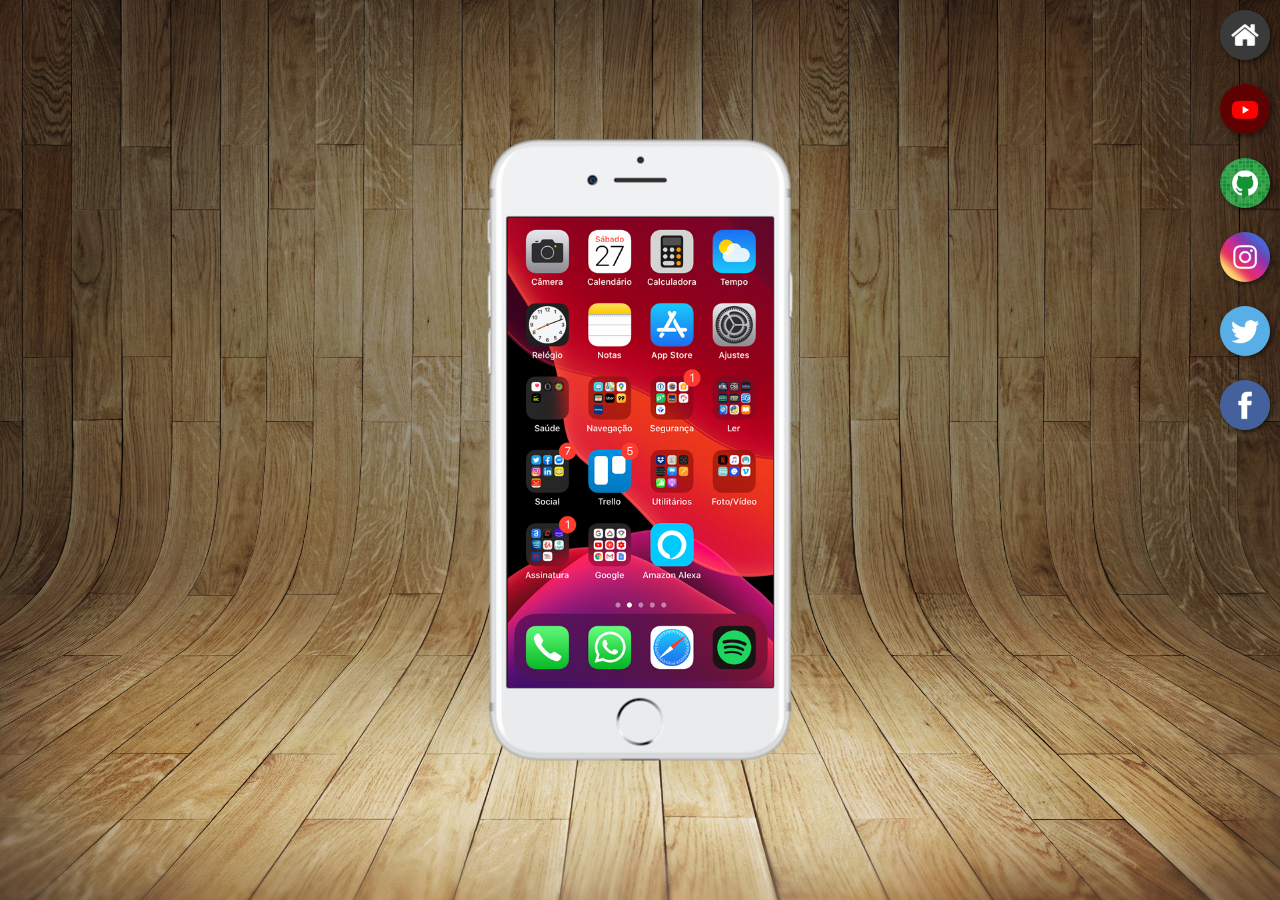
<file: index.html>
<!DOCTYPE html>
<html lang="pt-br">
<head>
    <meta charset="UTF-8">
    <meta name="viewport" content="width=device-width, initial-scale=1.0">
    <title>Projeto Redes Sociais</title>
    <link rel="shortcut icon" href="imagens/favicon.ico" type="image/x-icon">
    <link rel="stylesheet" href="estilos/style.css">
</head>
<body>
    <main>
        <section id="telefone">
            <iframe name="tela" id="tela" src="home.html" frameborder="0"></iframe>
        </section>

        <section id="redes-sociais">
            <a href="home.html" target="tela"><img src="imagens/logo-home.jpg" alt="Home"></a><br>
            <a href="youtube.html" target="tela"><img src="imagens/logo-youtube.jpg" alt="Botão YouTube"></a><br>
            <a href="github.html" target="tela"><img src="imagens/logo-github.jpg" alt="Botão GitHub"></a><br>
            <a href="instagram.html" target="tela"><img src="imagens/logo-instagram.jpg" alt="Botão Instagram"></a><br>
            <a href="twitter.html" target="tela"><img src="imagens/logo-twitter.jpg" alt="Botão Twitter"></a><br>
            <a href="facebook.html" target="tela"><img src="imagens/logo-facebook.jpg" alt="Botão Facebook"></a><br>
        </section>
    </main>
</body>
</html>
</file>
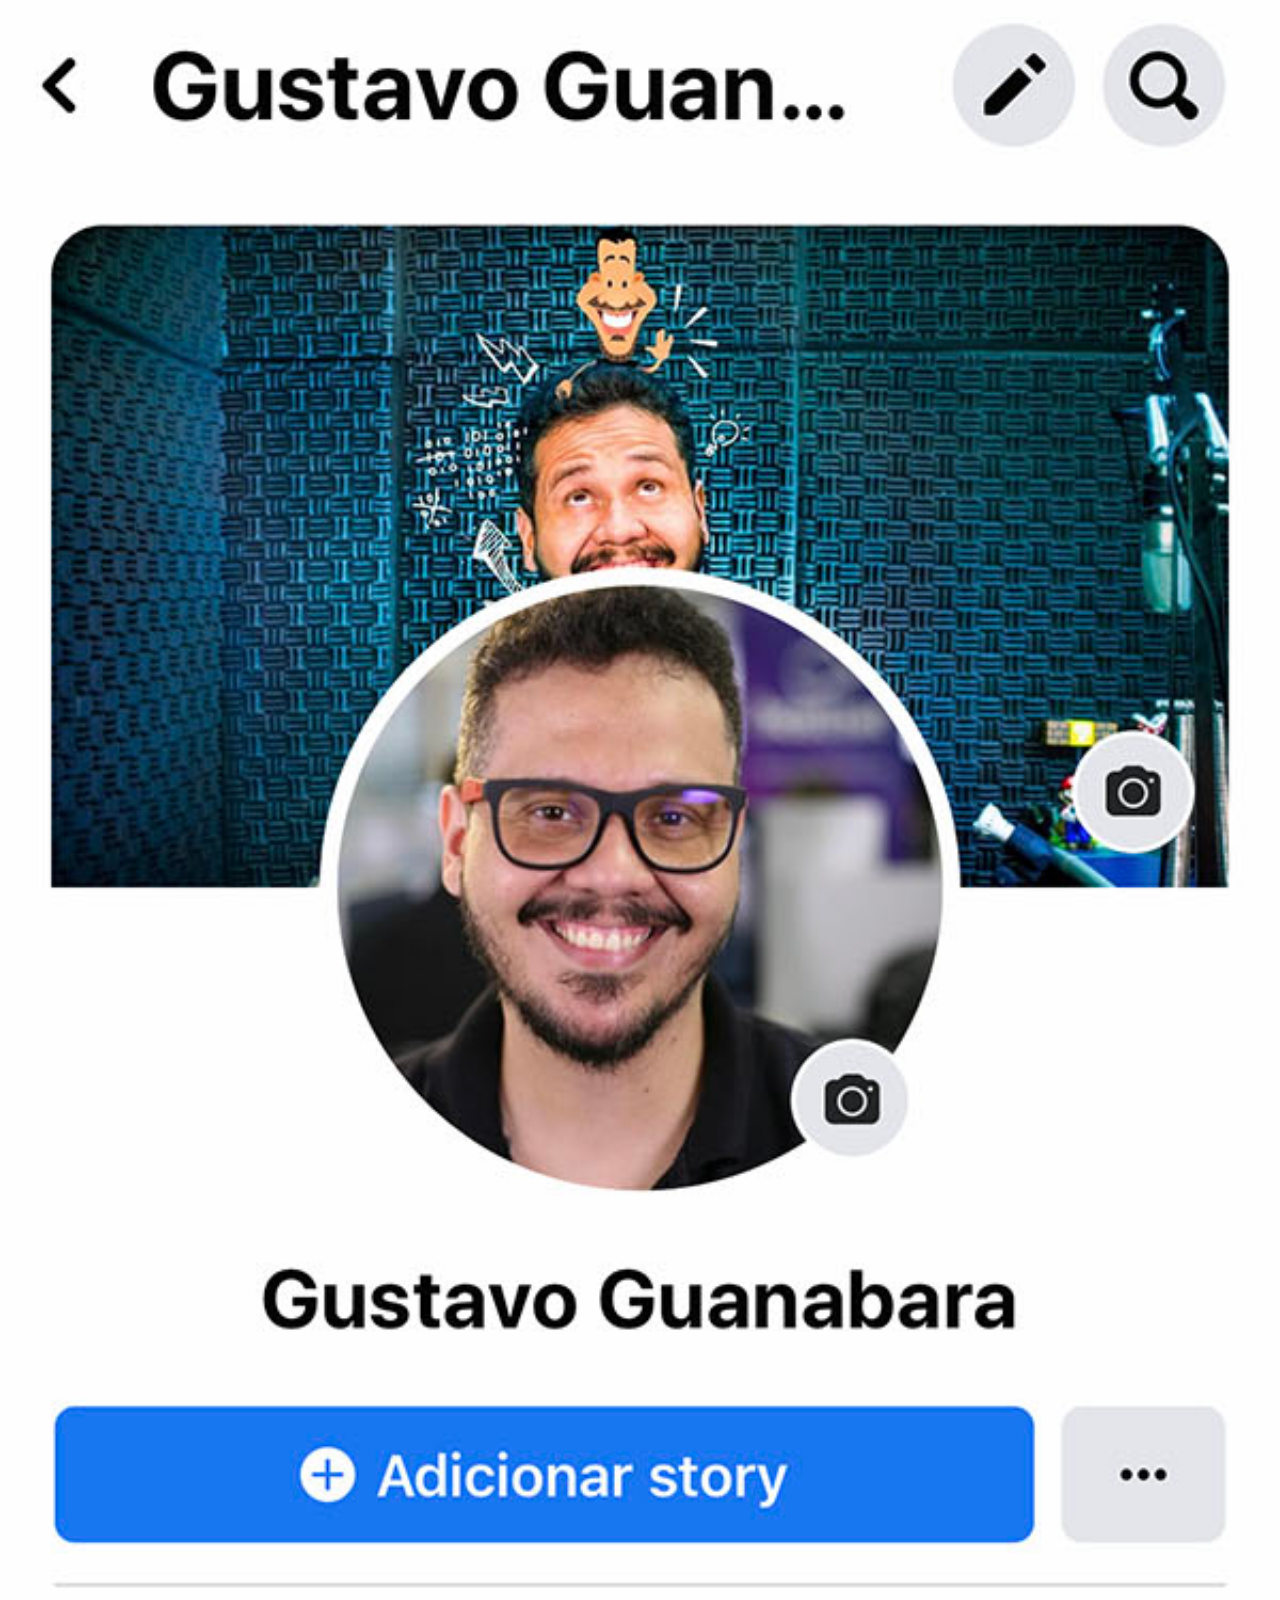
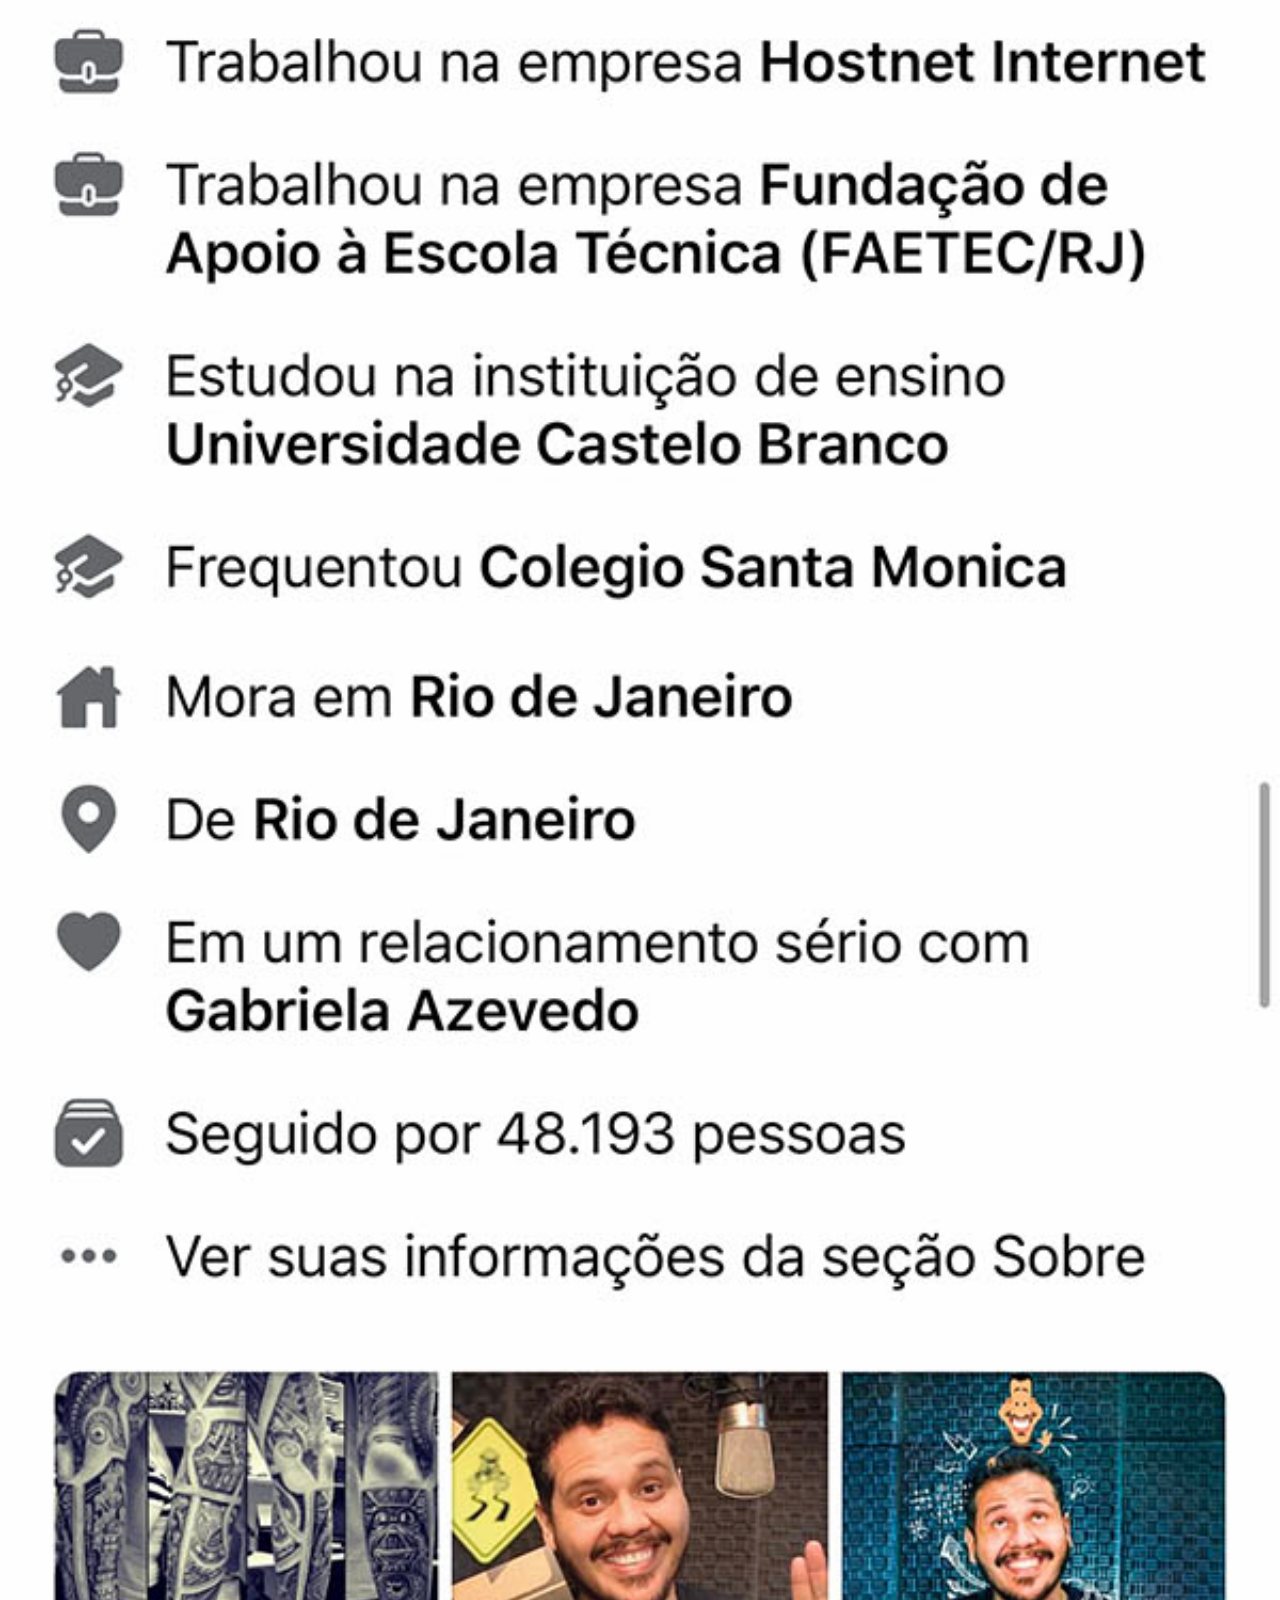
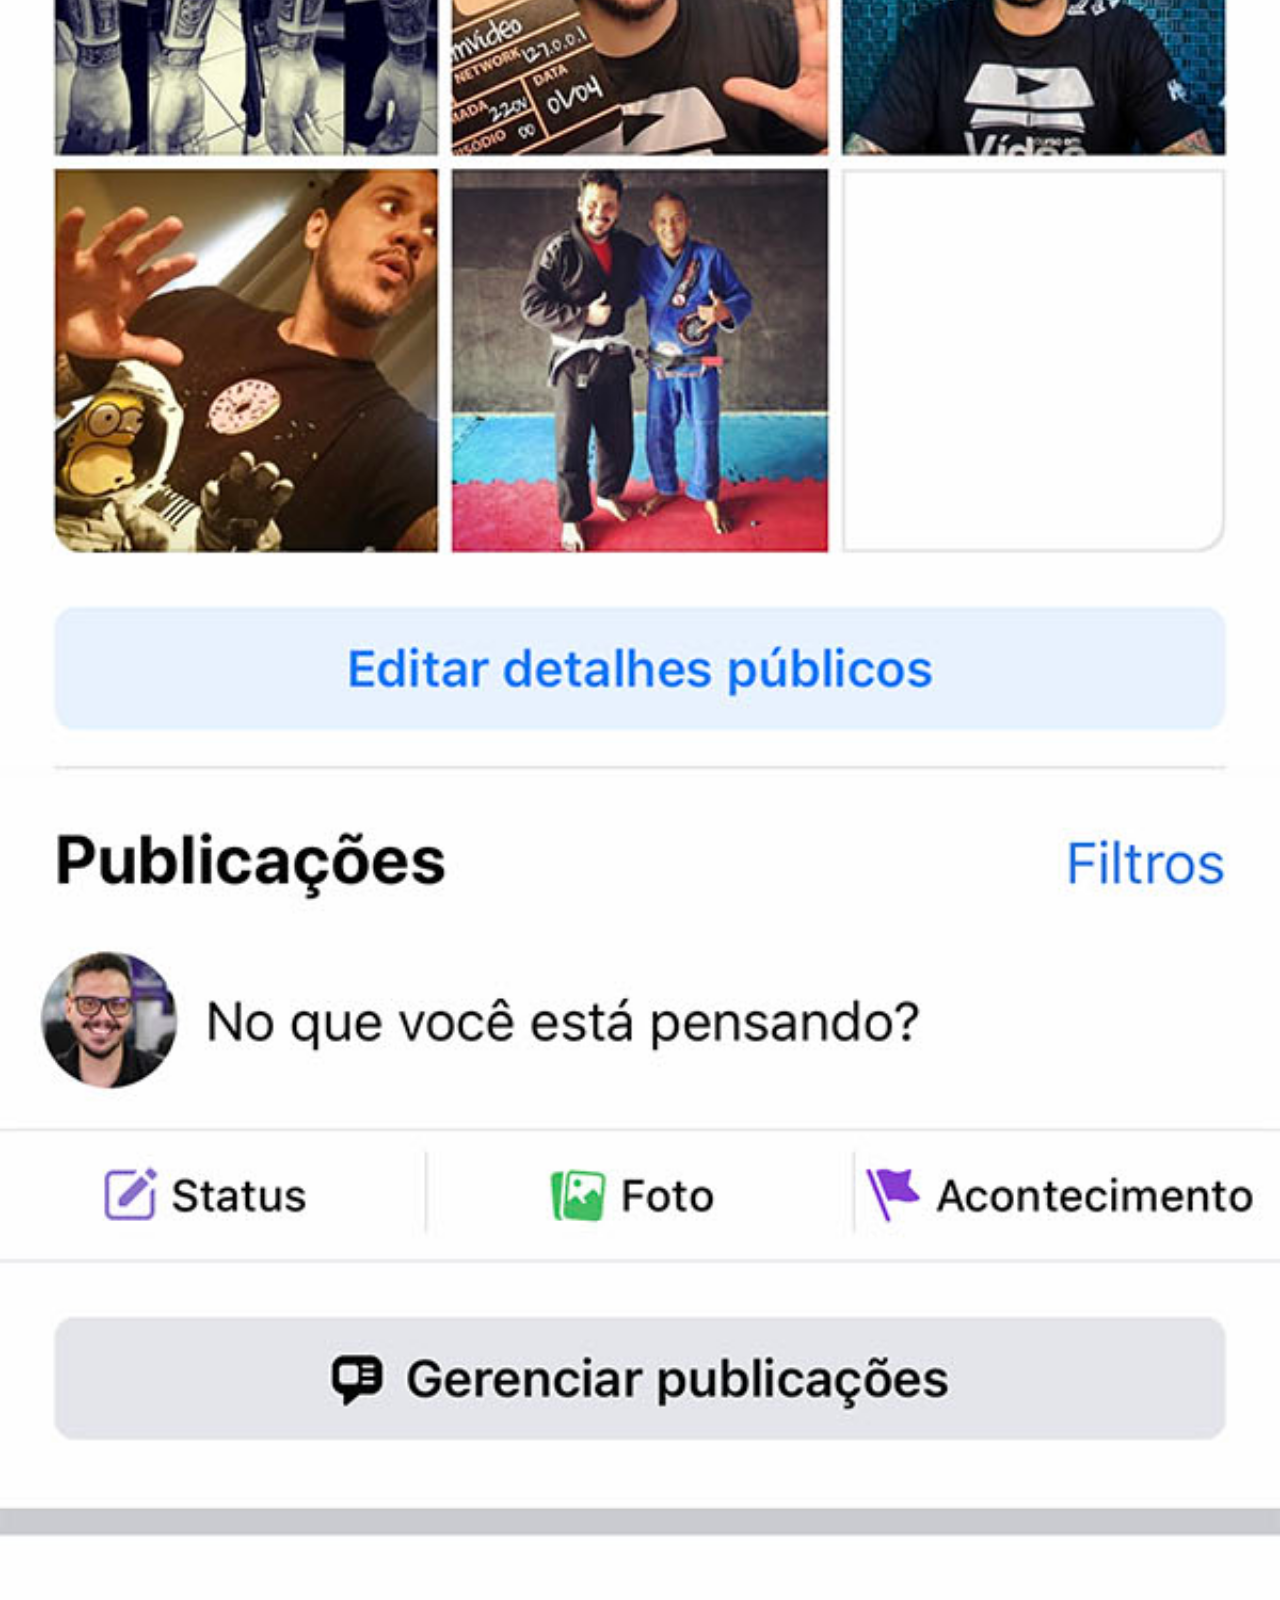
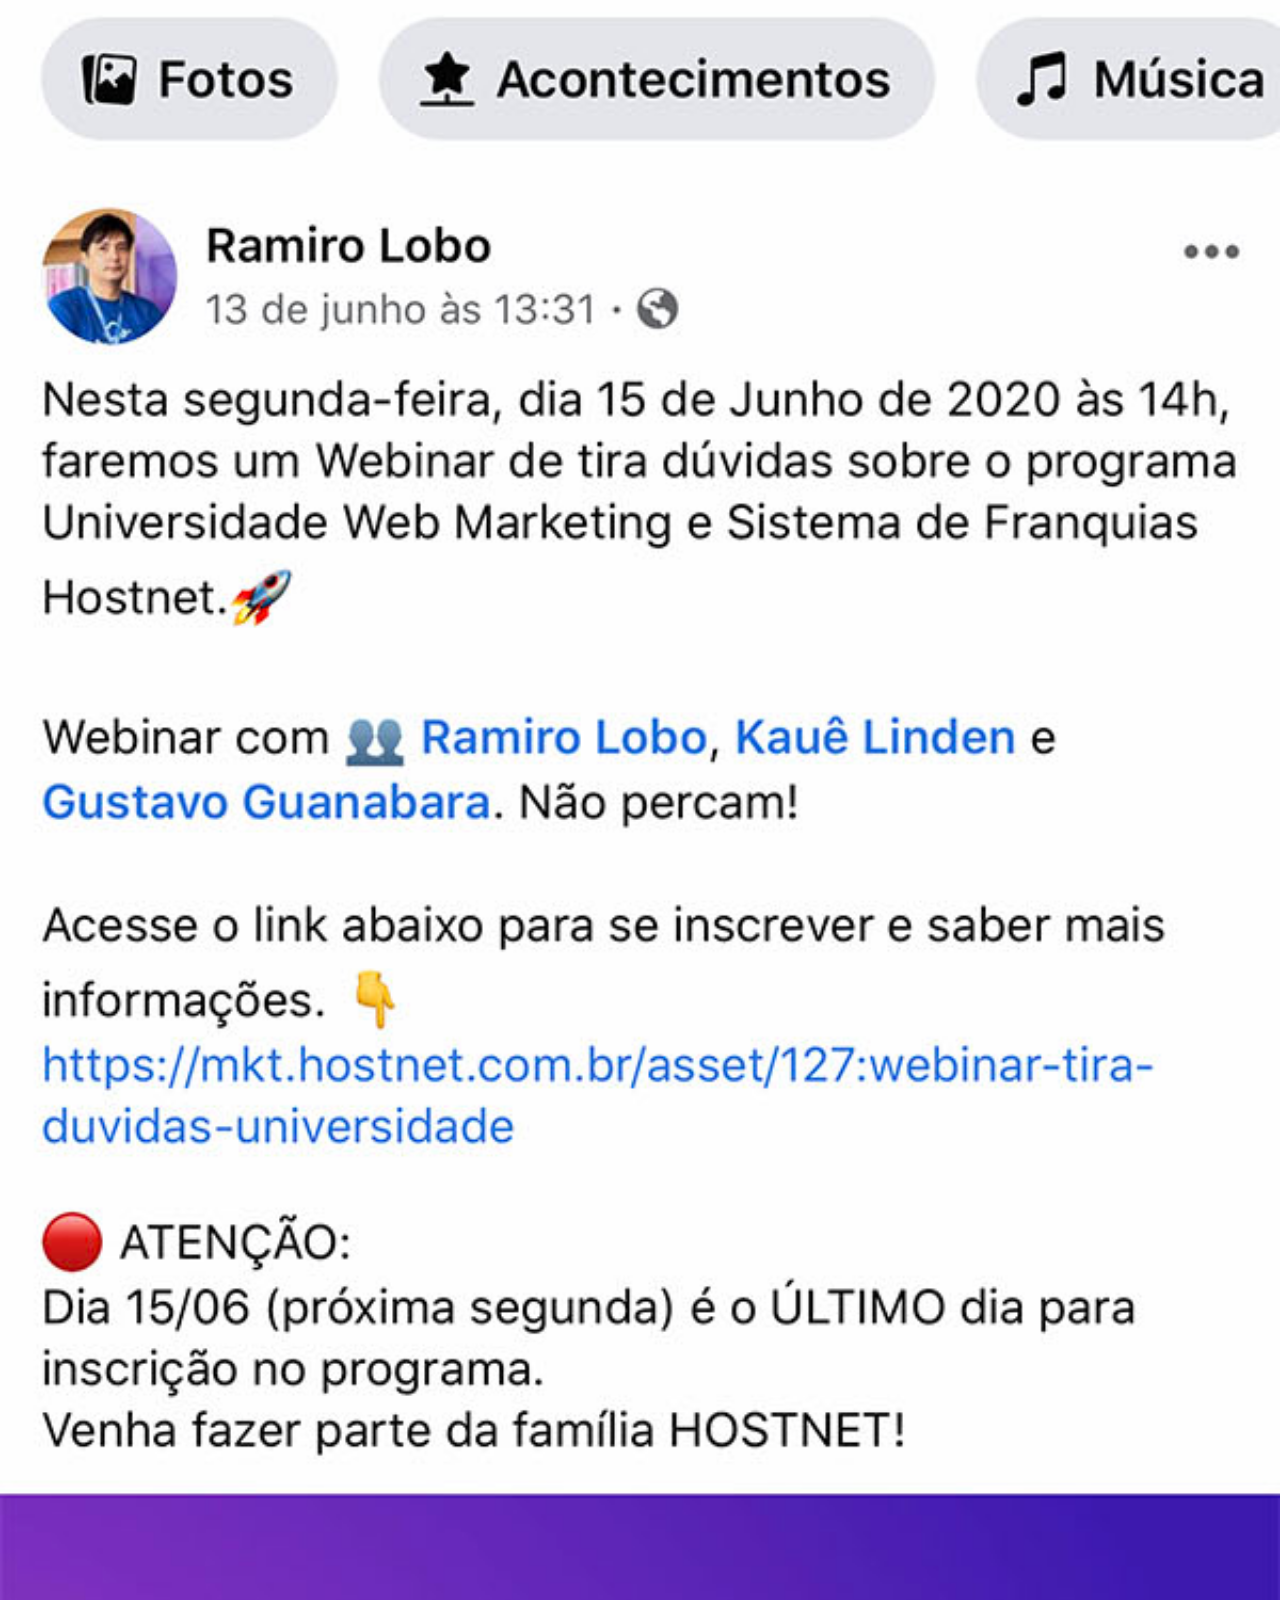
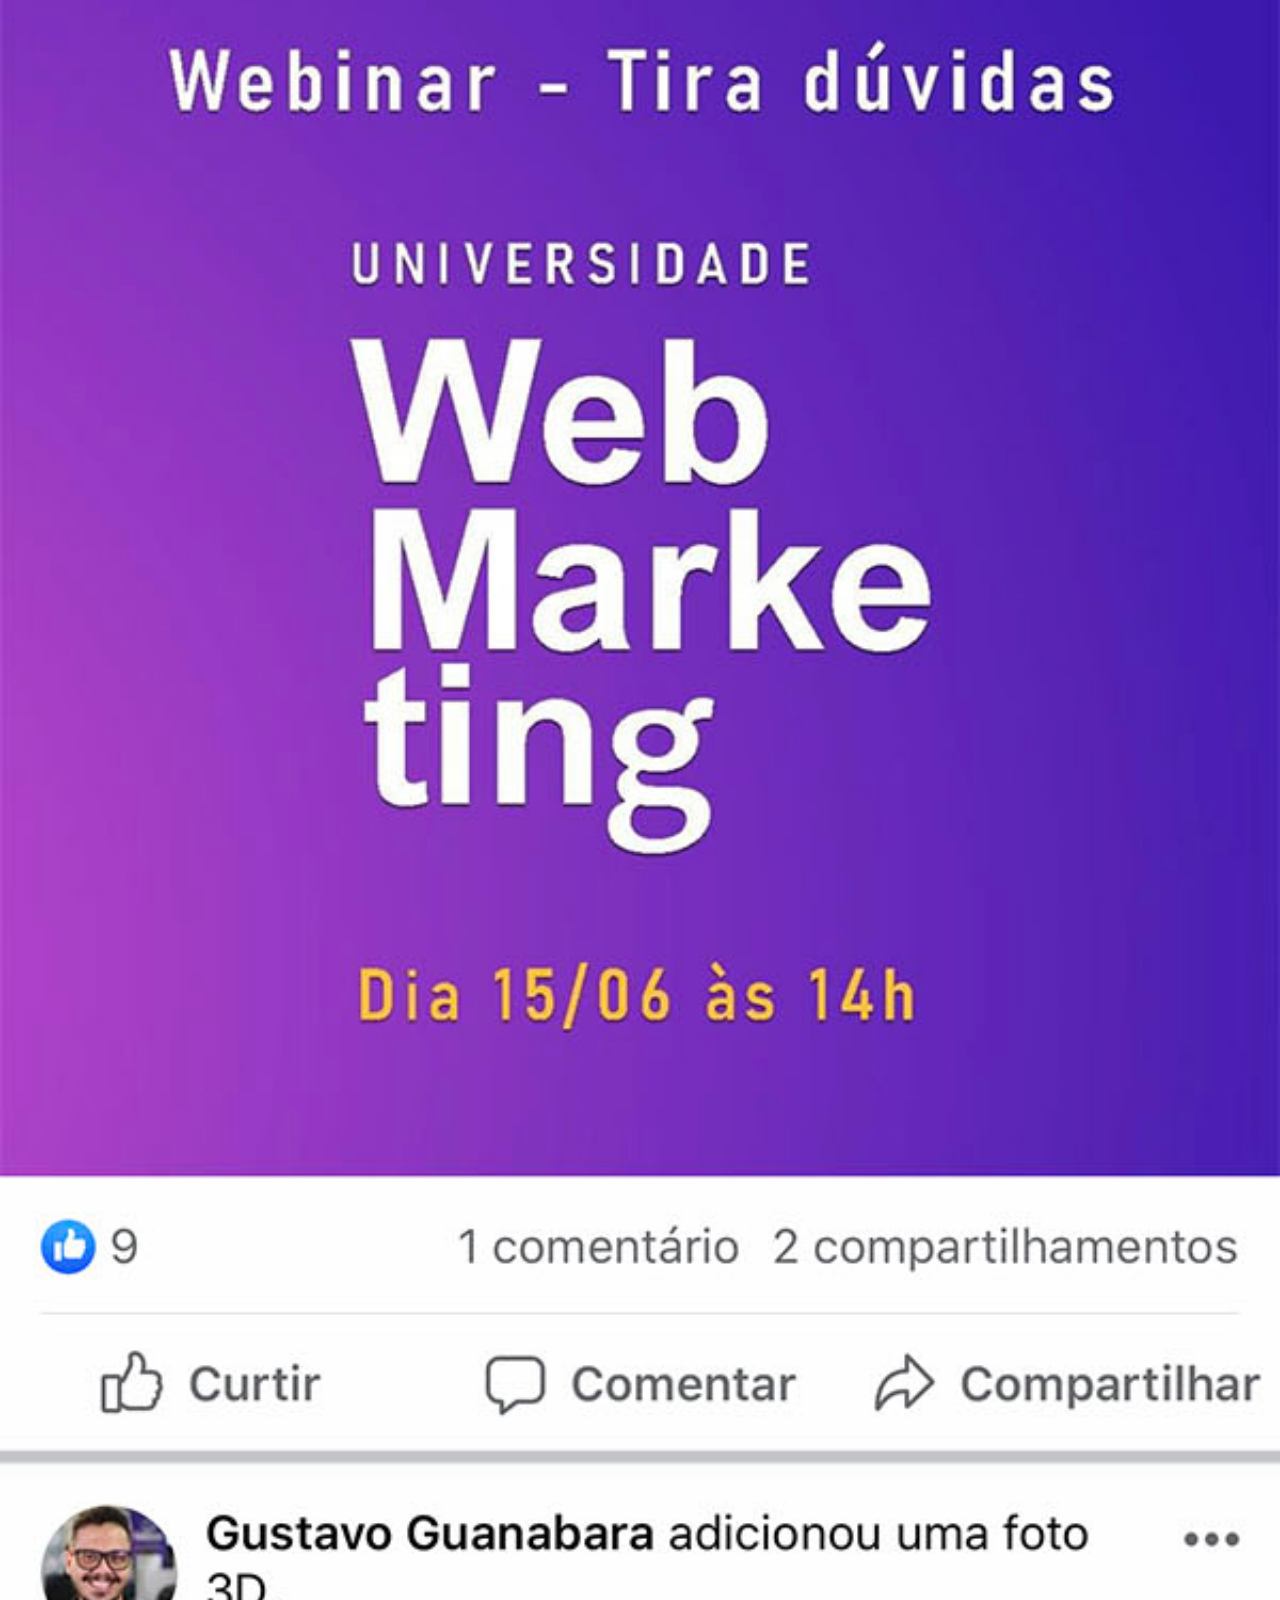
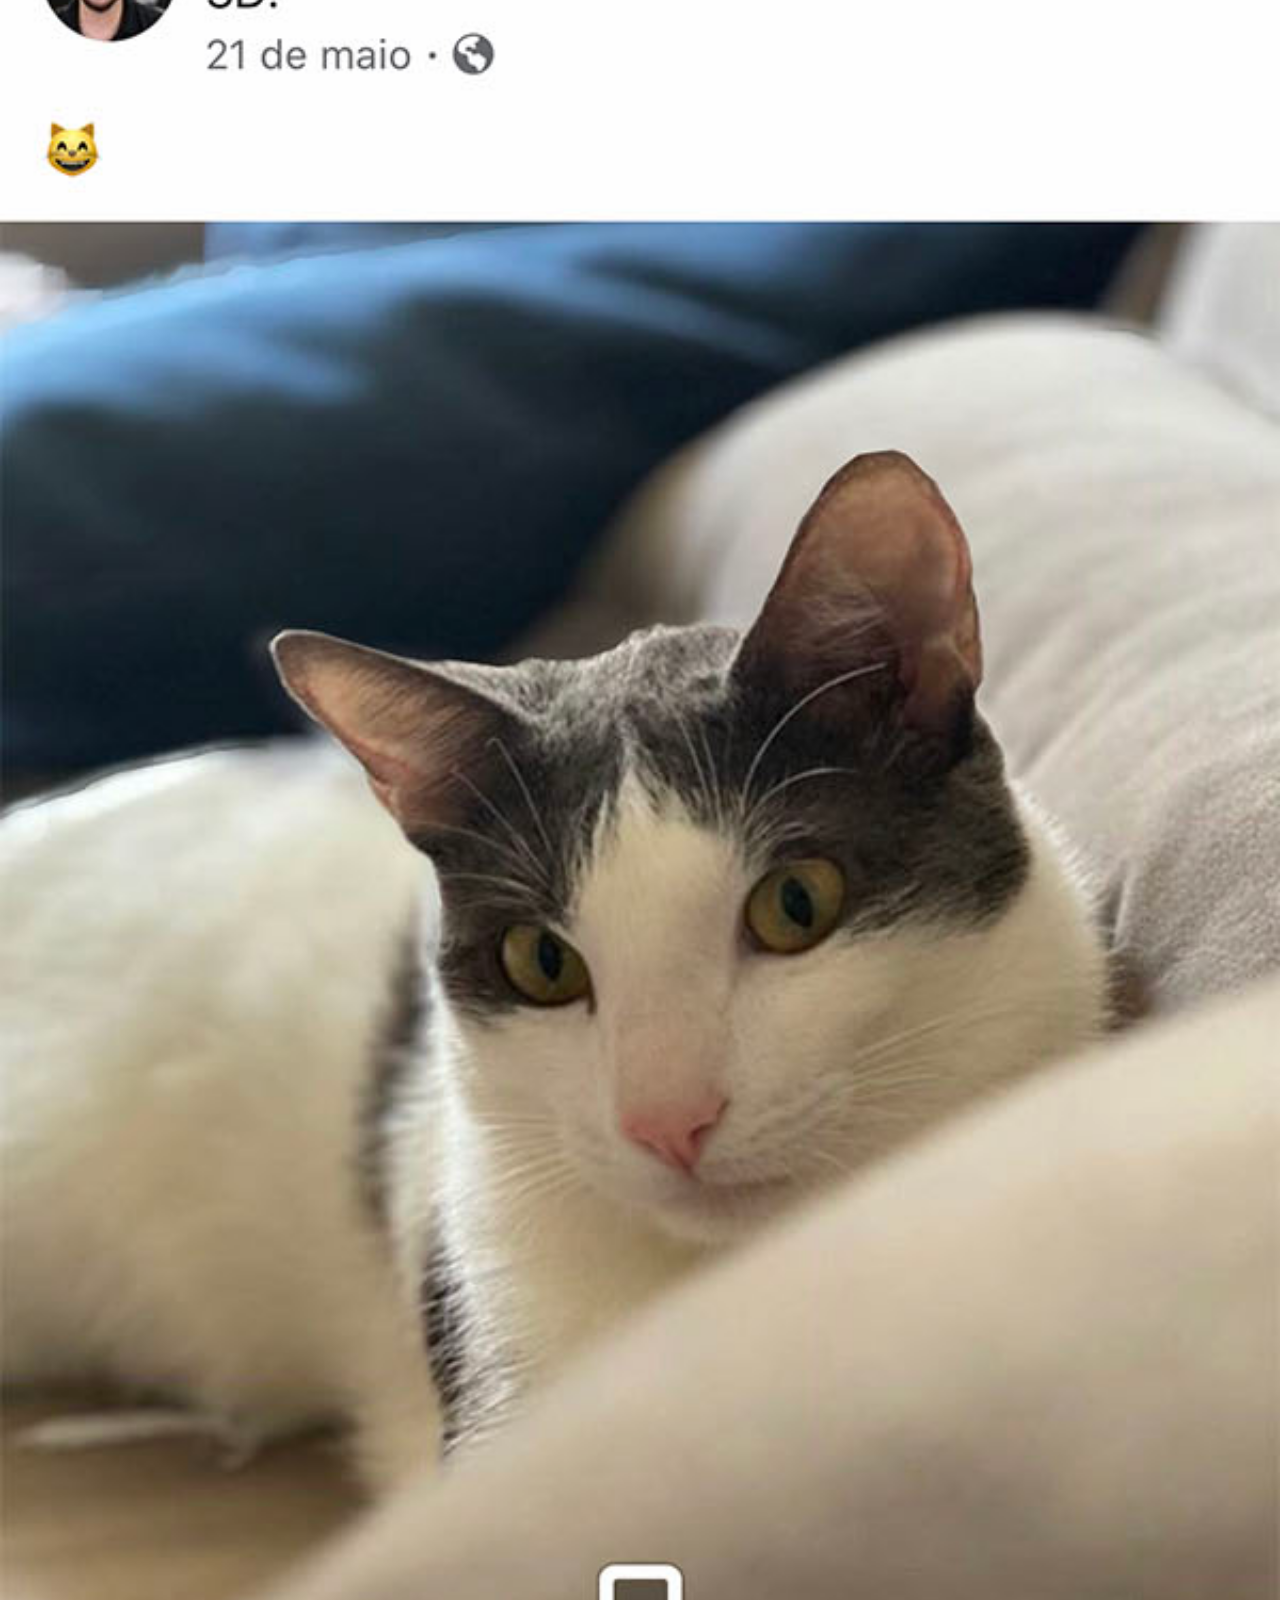
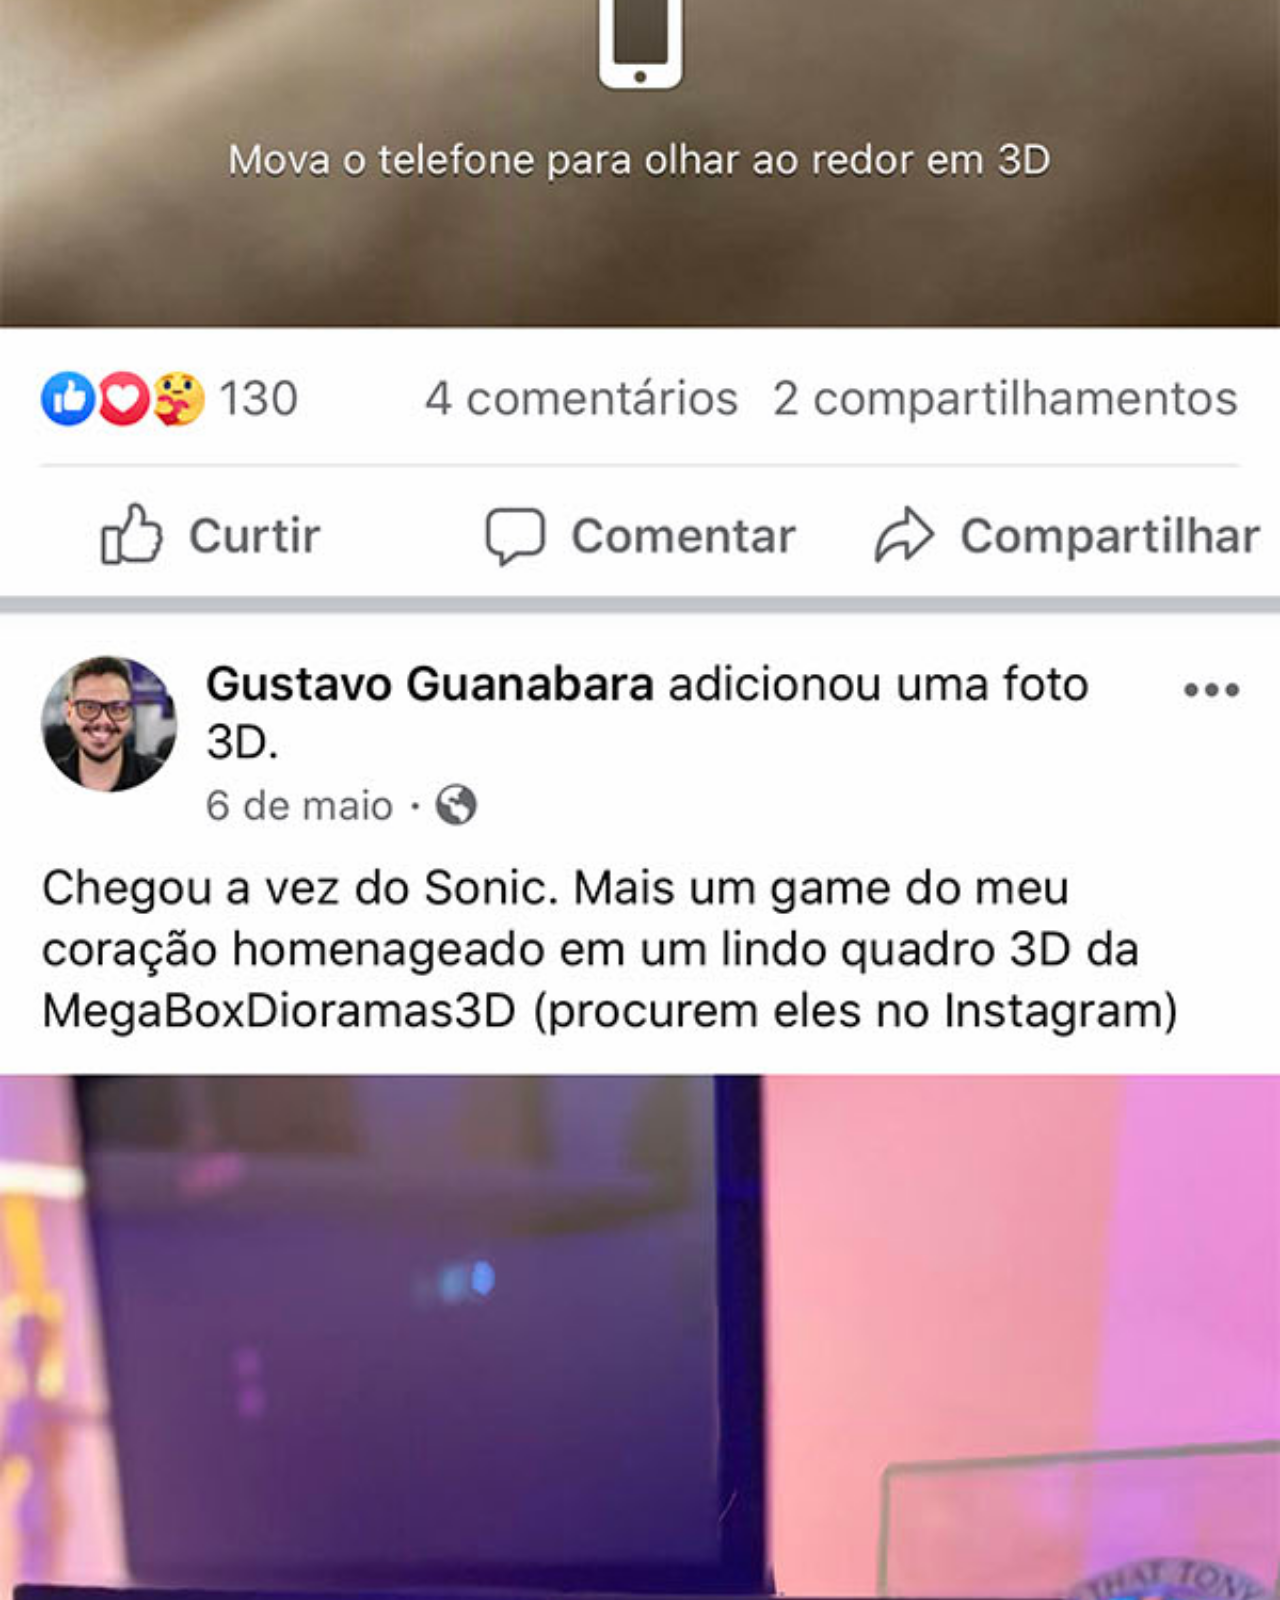
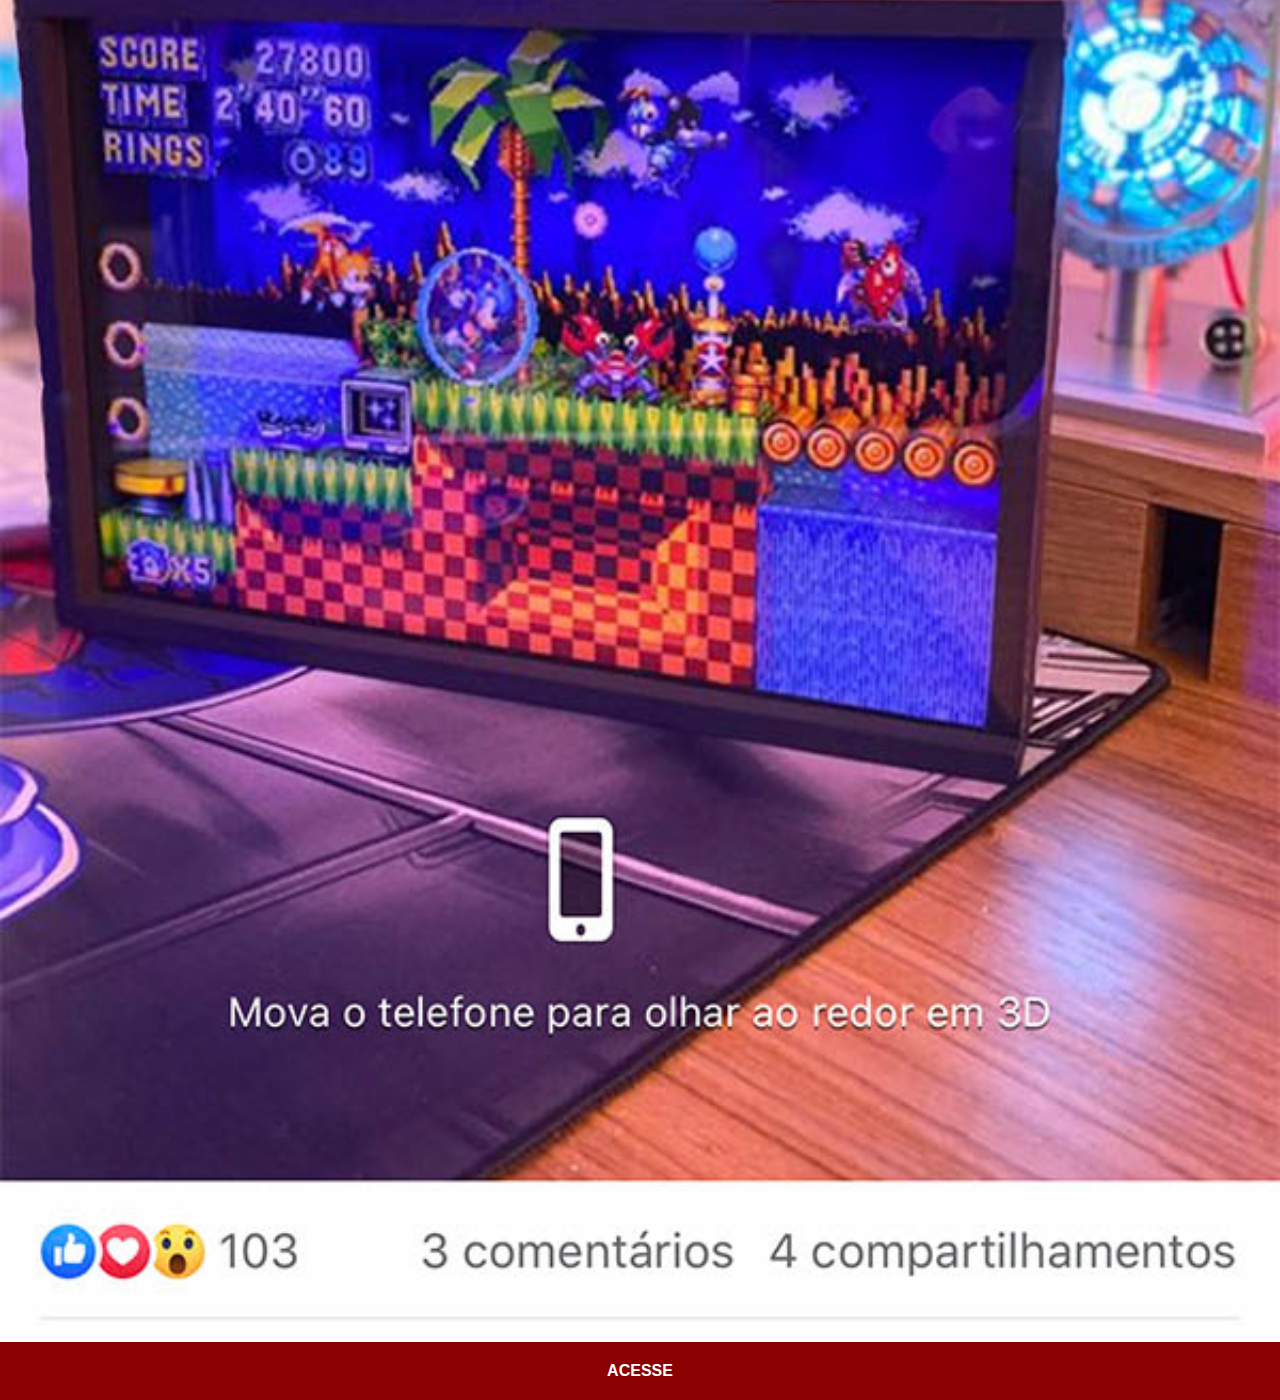
<file: facebook.html>
<!DOCTYPE html>
<html lang="pt-br">
<head>
    <meta charset="UTF-8">
    <meta name="viewport" content="width=device-width, initial-scale=1.0">
    <title>Facebook</title>
    <link rel="stylesheet" href="estilos/social.css">
</head>
<body>
    <img src="imagens/tela-facebook.jpg" alt="tela facebook">
    <a href="https://www.facebook.com/gustavoguanabara" target="_blank">ACESSE</a>
</body>
</html>
</file>
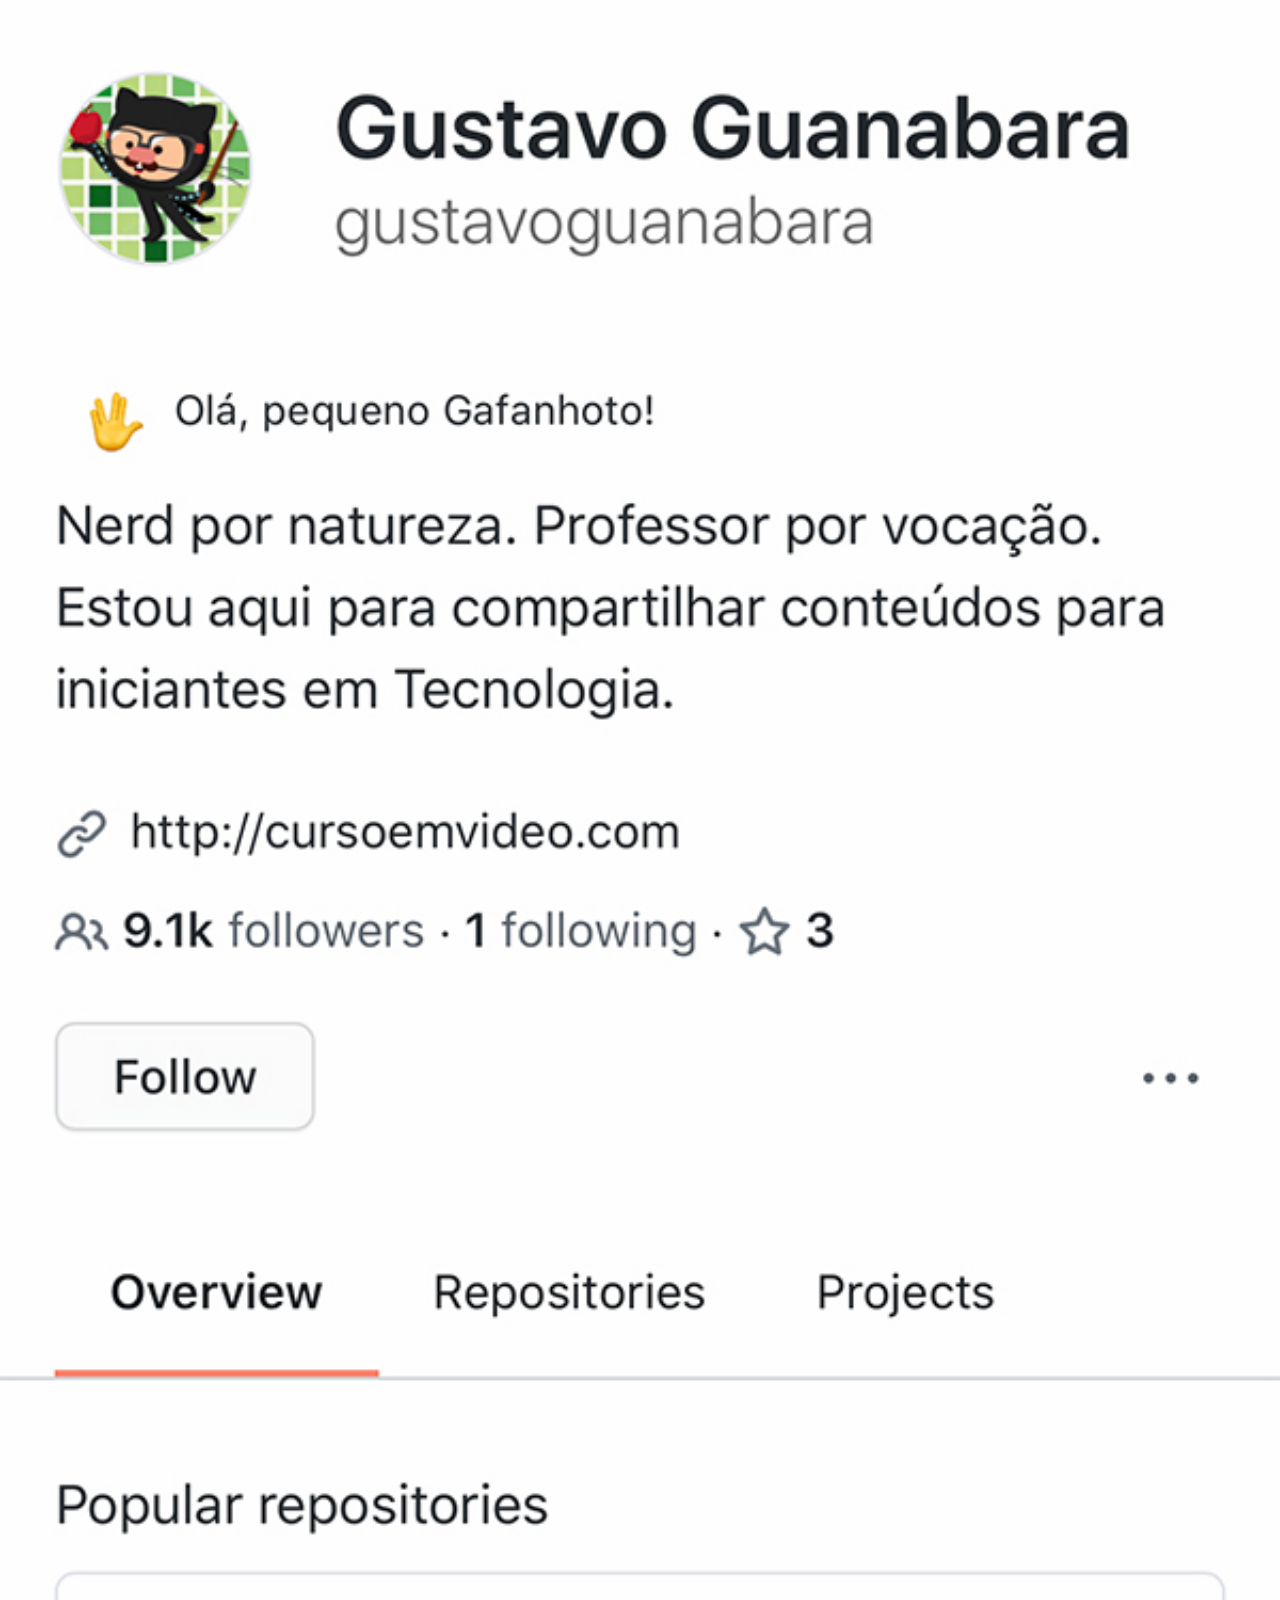
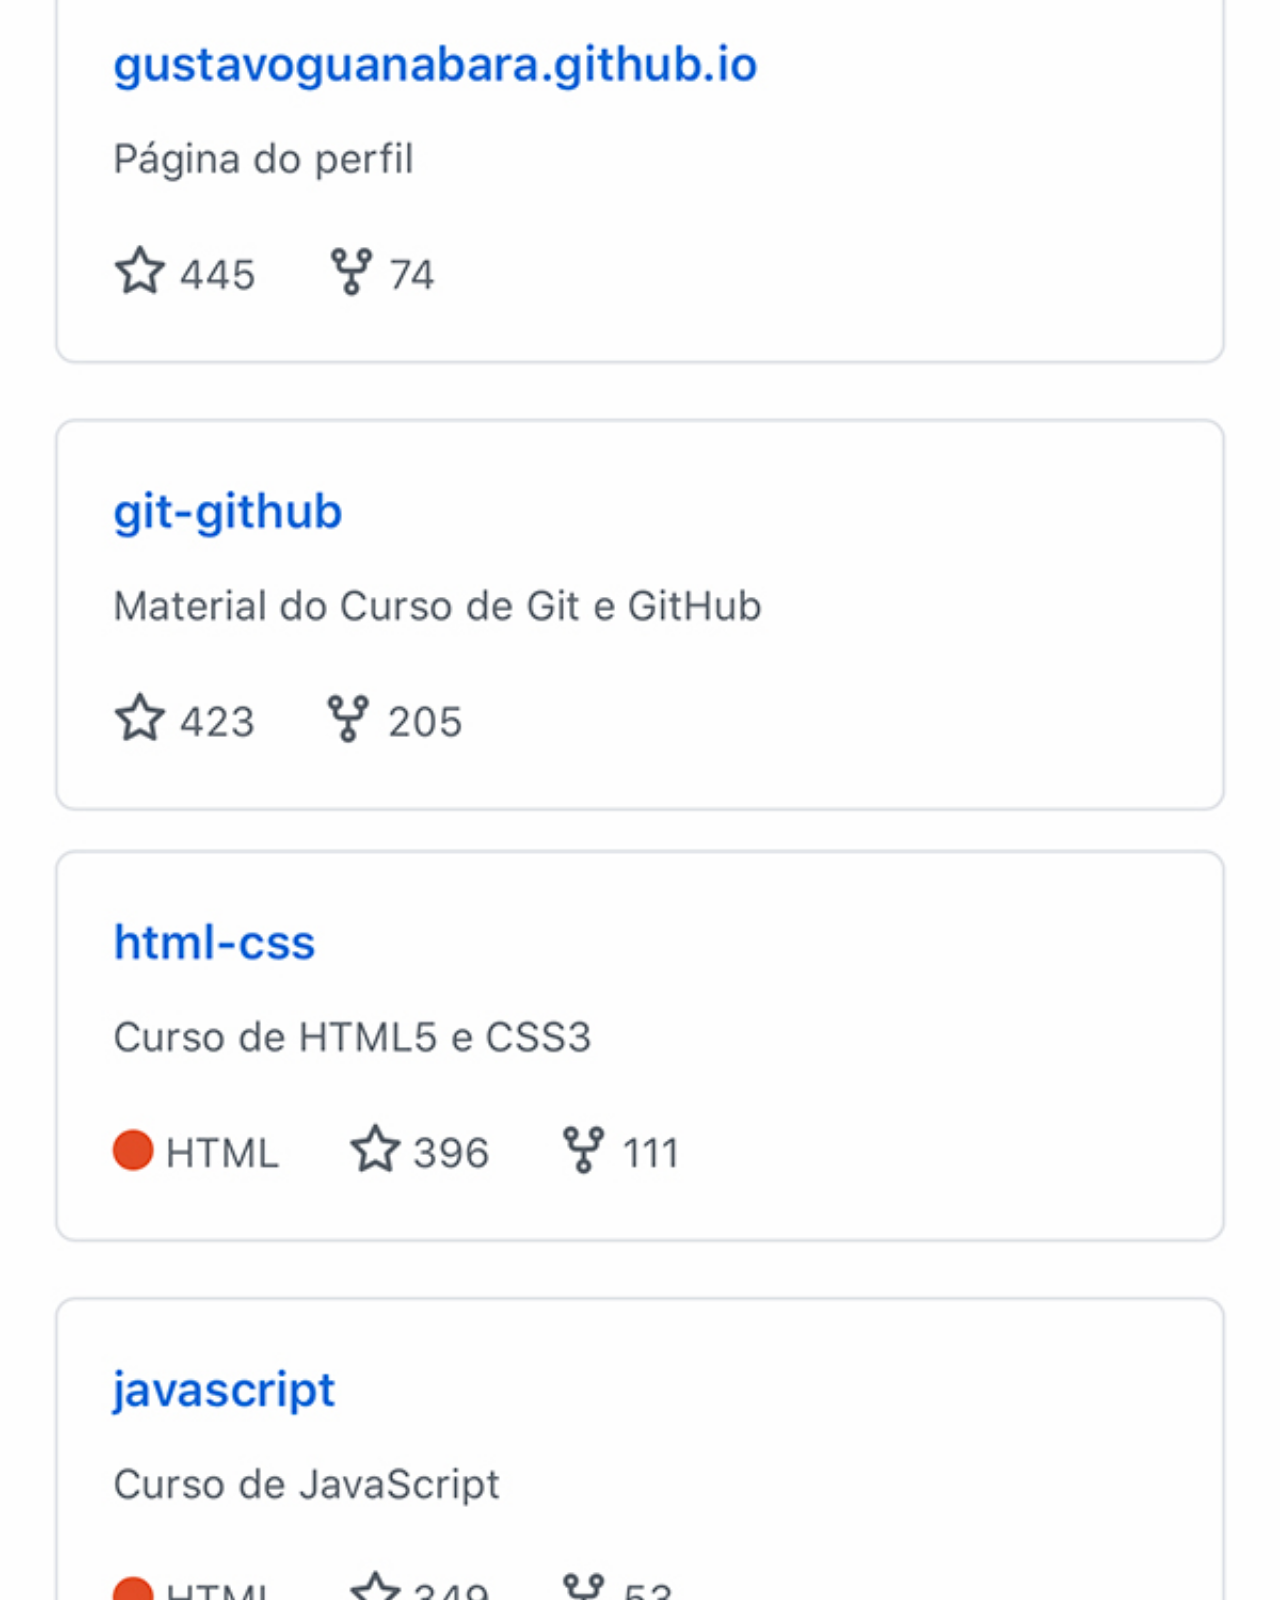
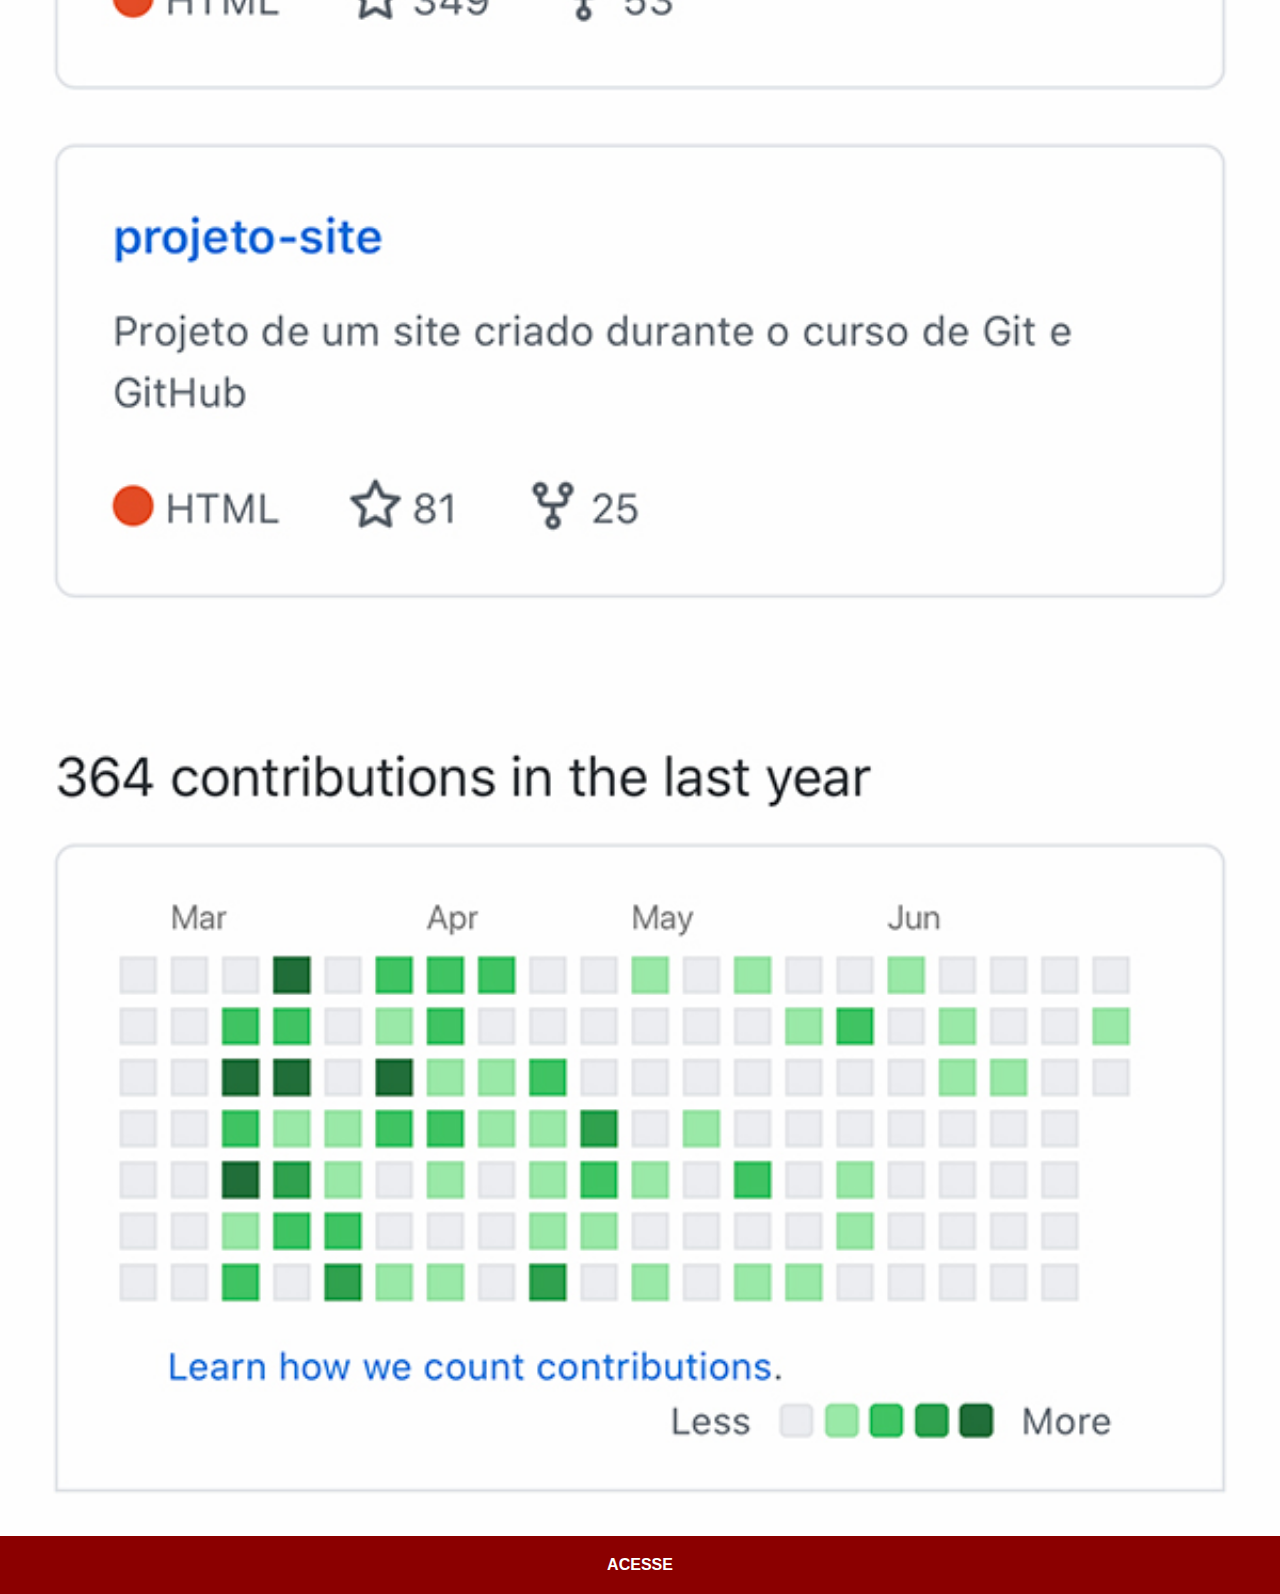
<file: github.html>
<!DOCTYPE html>
<html lang="pt-br">
<head>
    <meta charset="UTF-8">
    <meta name="viewport" content="width=device-width, initial-scale=1.0">
    <title>GitHub</title>
    <link rel="stylesheet" href="estilos/social.css">
</head>
<body>
    <img src="imagens/tela-github.jpg" alt="tela github">
    <a href="https://gustavoguanabara.github.io" target="_blank">ACESSE</a>
</body>
</html>
</file>
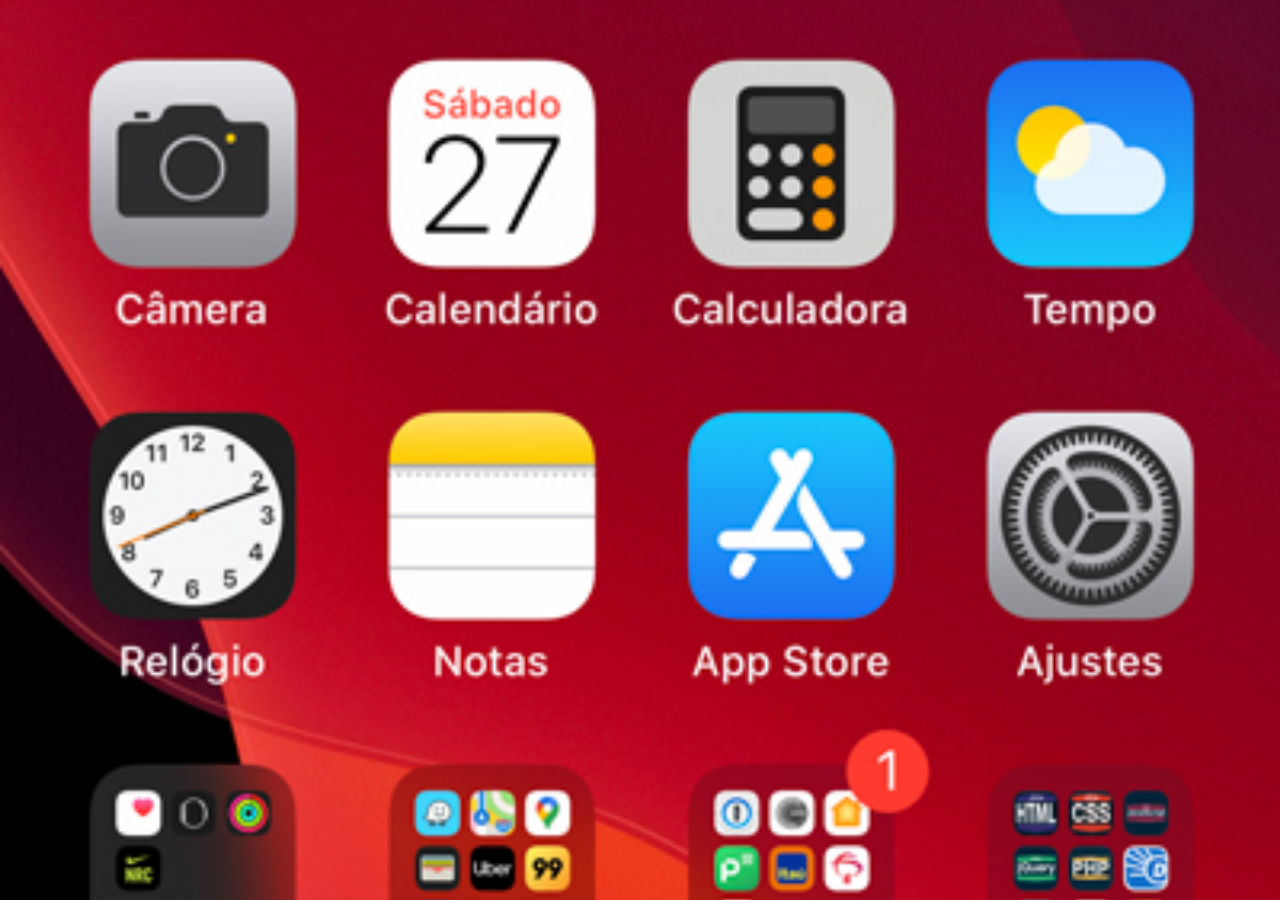
<file: home.html>
<!DOCTYPE html>
<html lang="pt-br">
<head>
    <meta charset="UTF-8">
    <meta name="viewport" content="width=device-width, initial-scale=1.0">
    <title>Home</title>
    <style>
        *{
            margin: 0px;
            padding: 0px;
        }

        body {
            height: 100vh;
            width: 100vw;
            background: black url('./imagens/tela-home.jpg') no-repeat top center;
            background-size: cover;
        }
    </style>
</head>
<body>
    
</body>
</html>
</file>
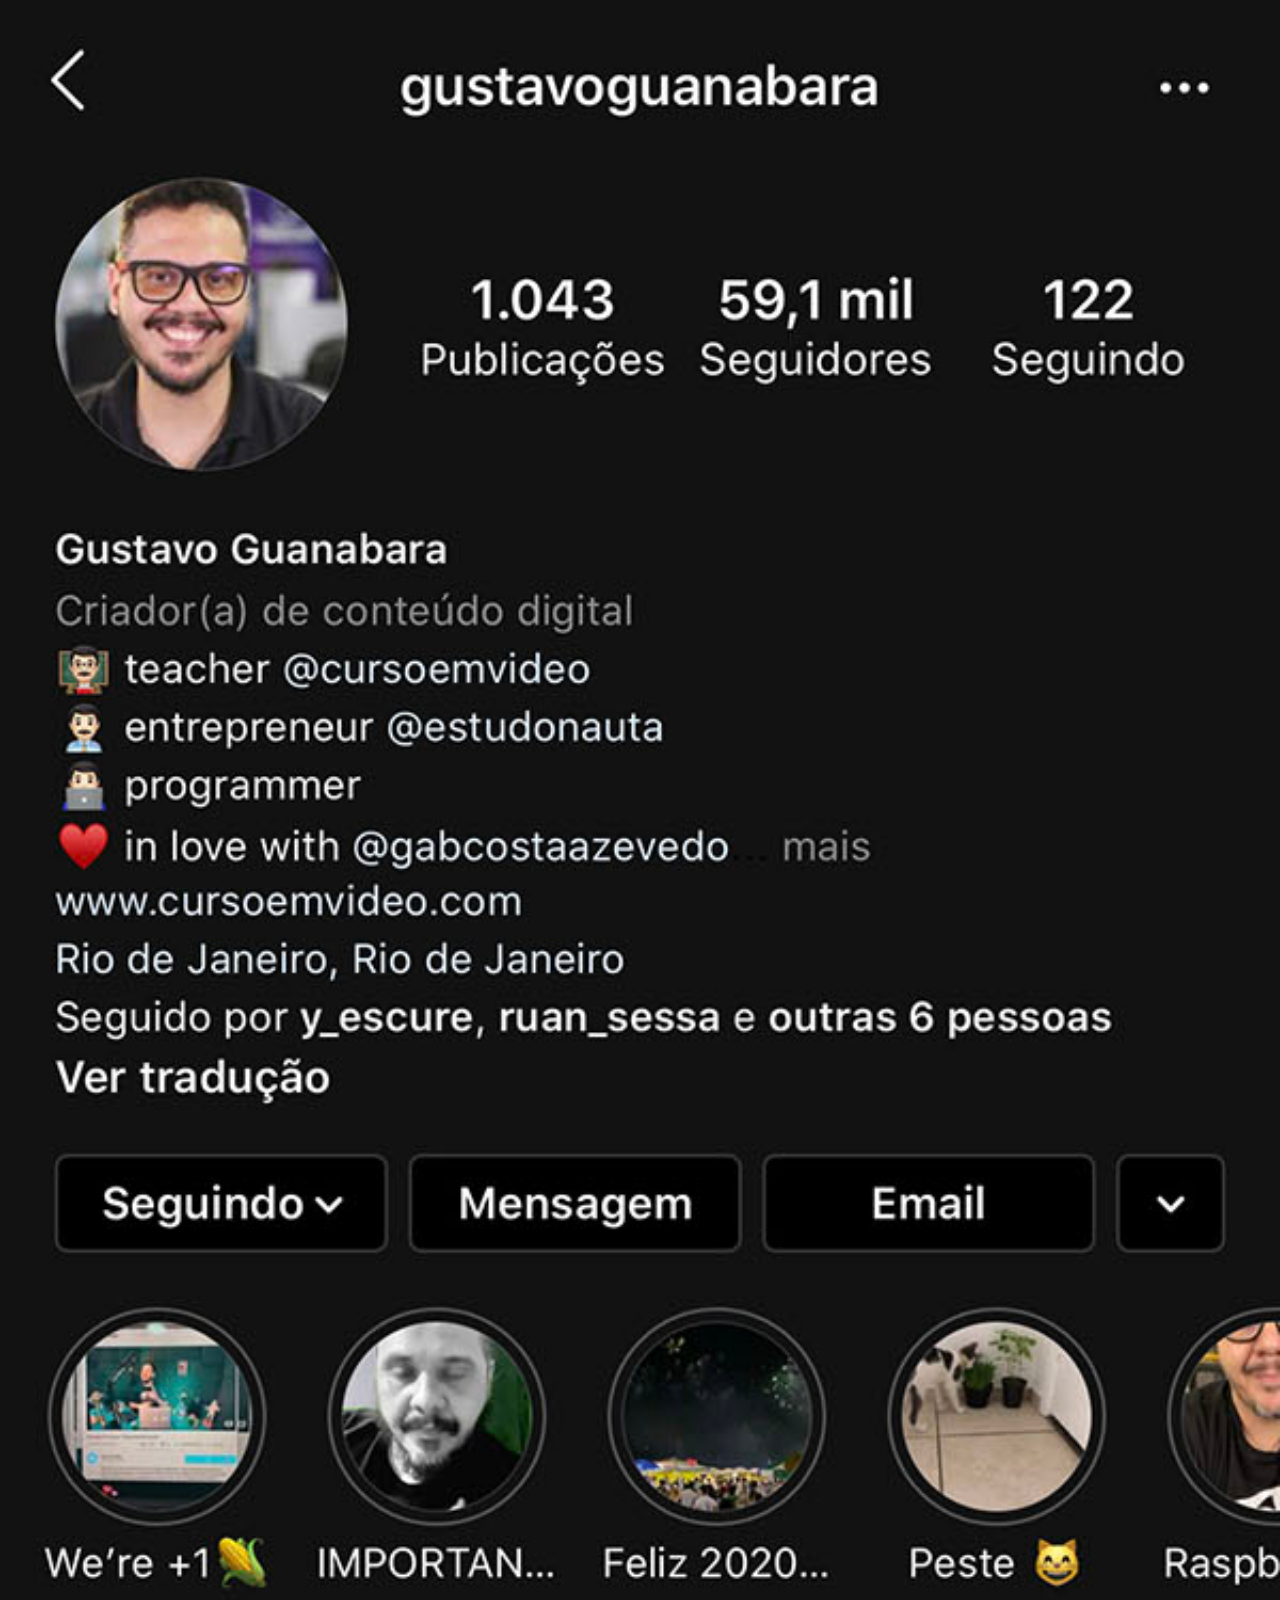
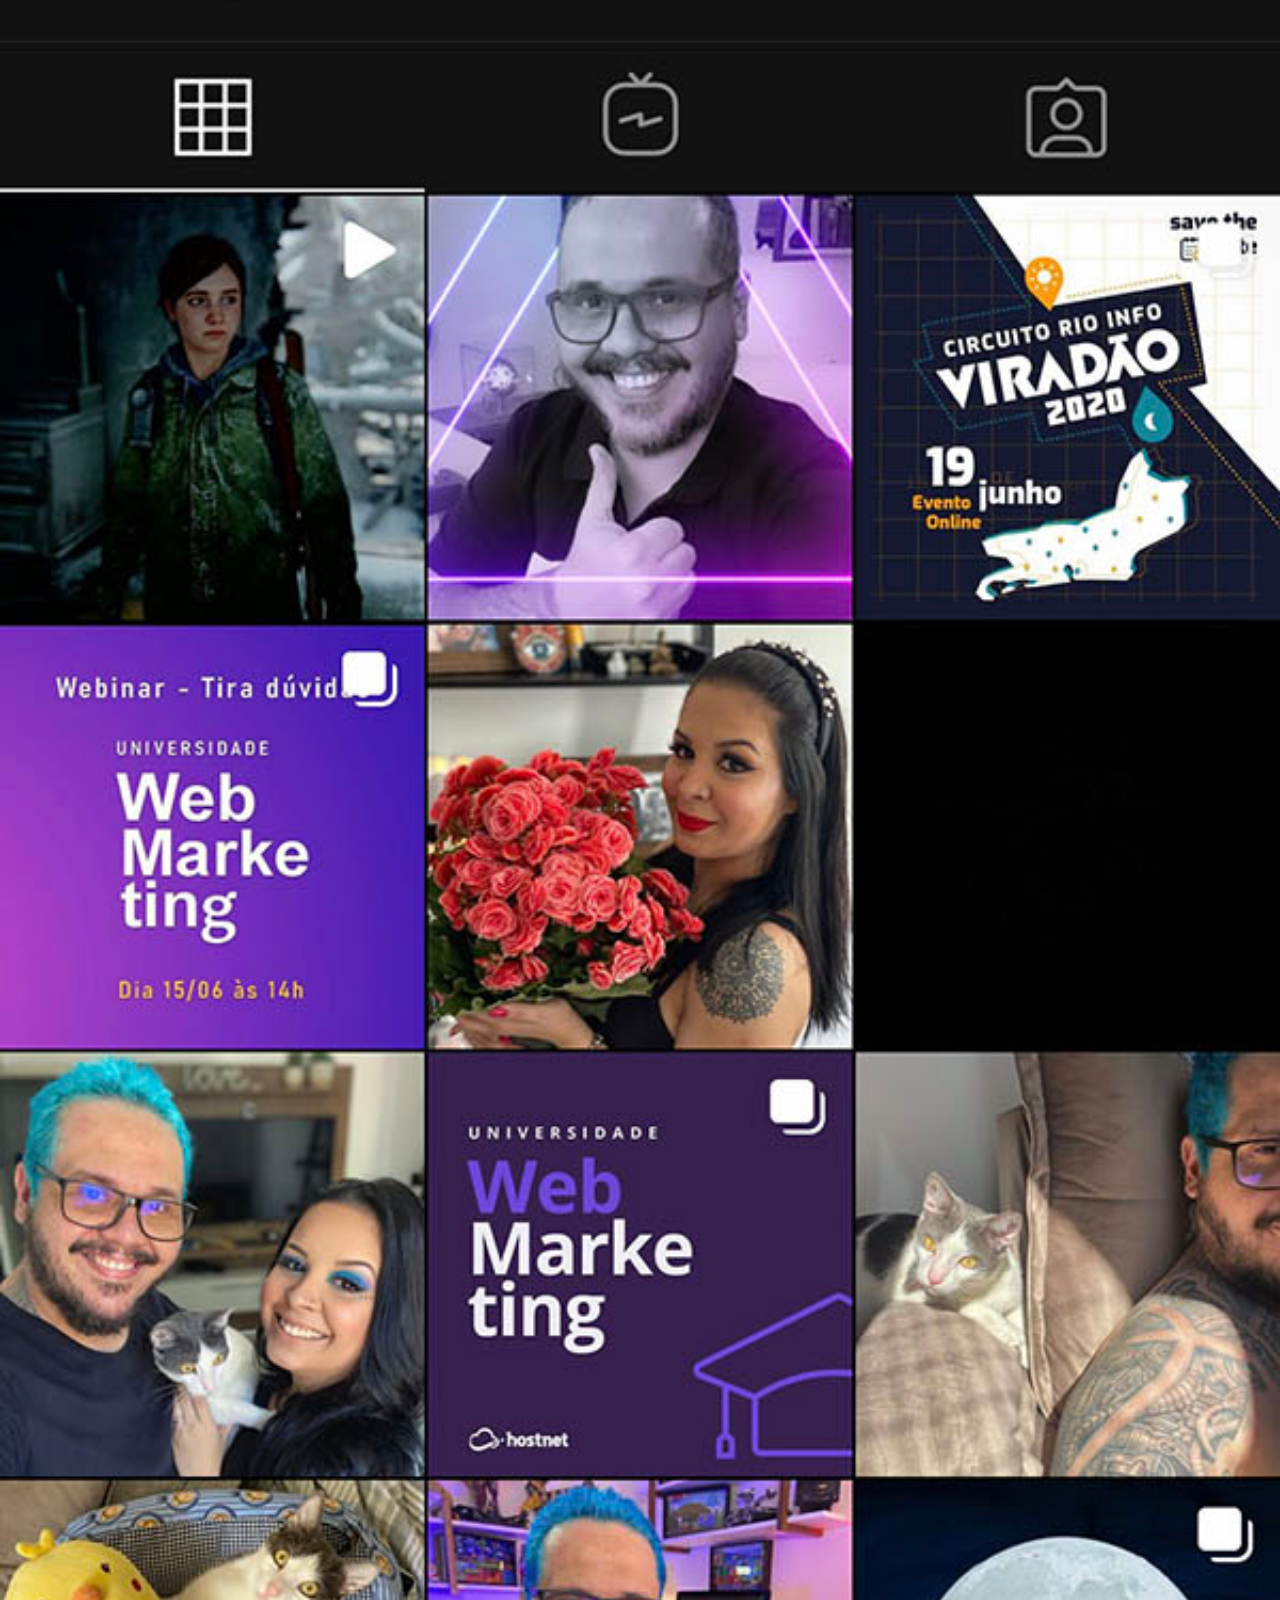
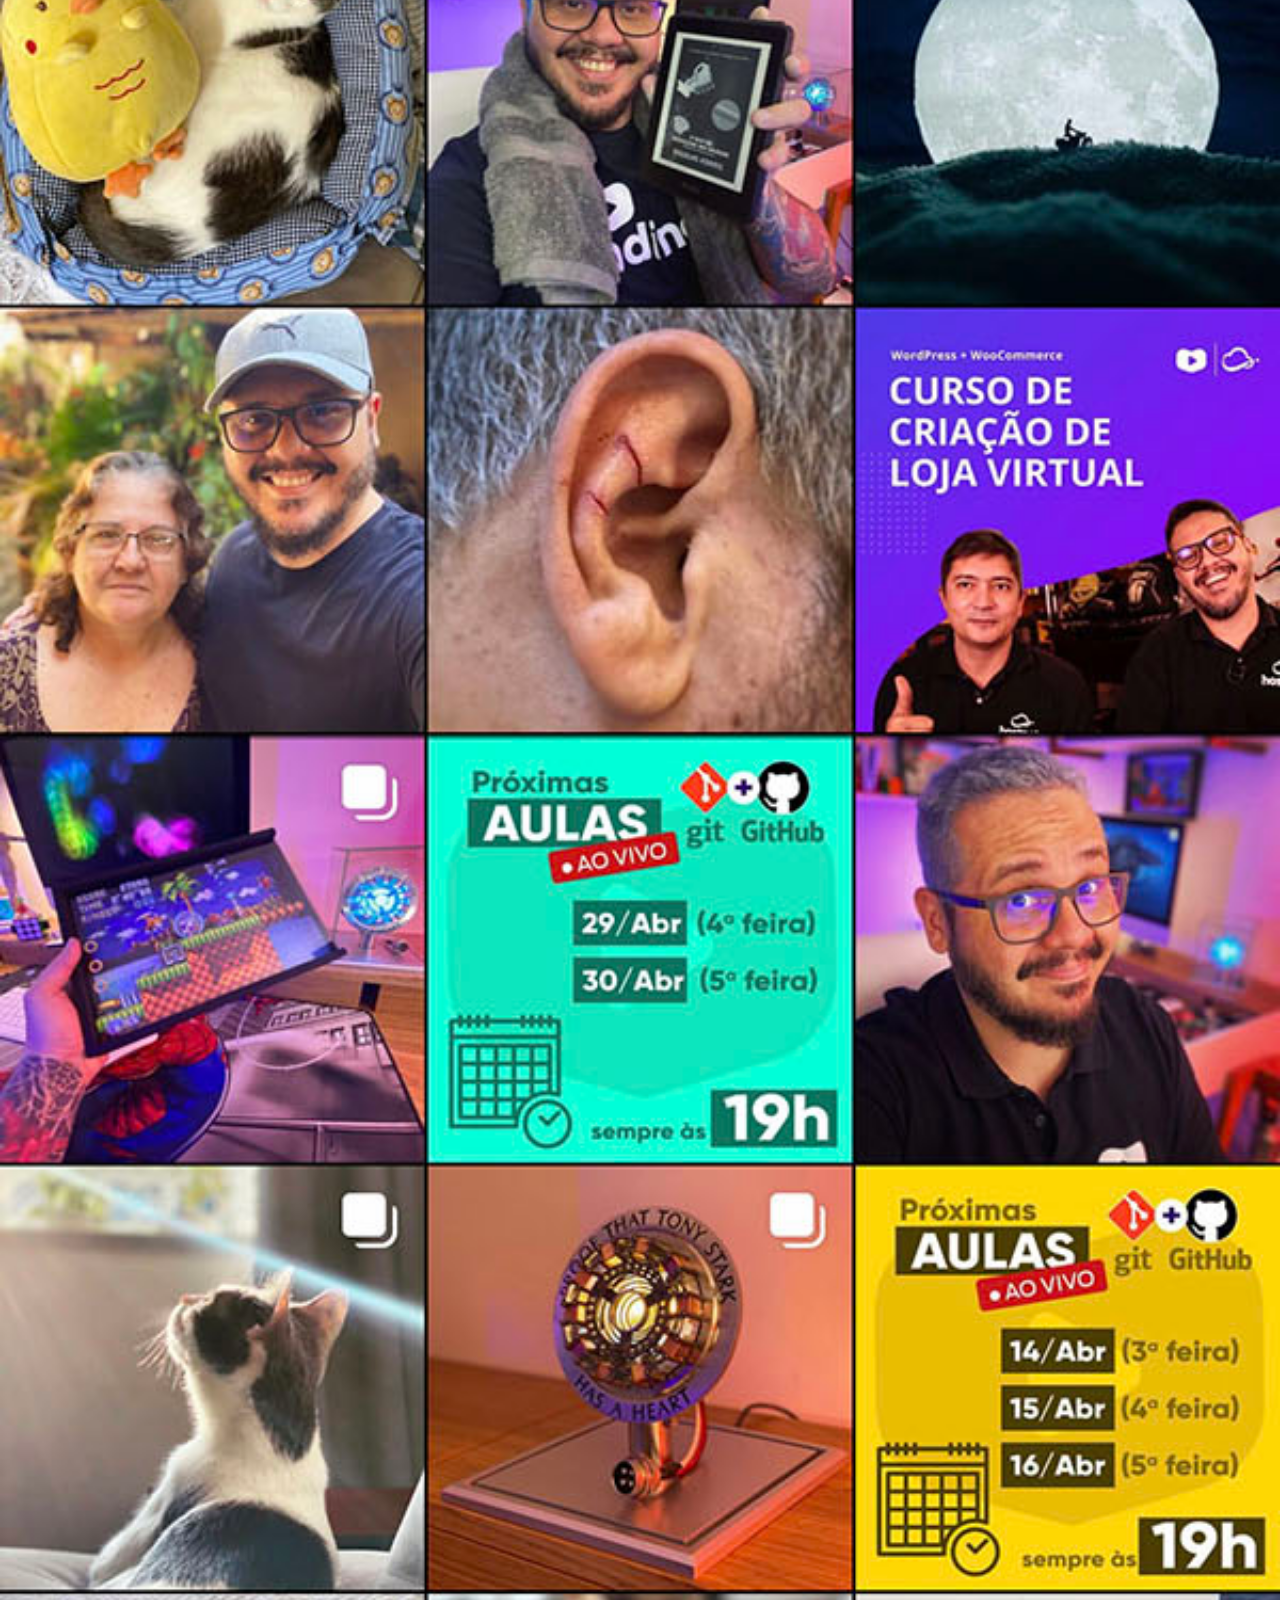
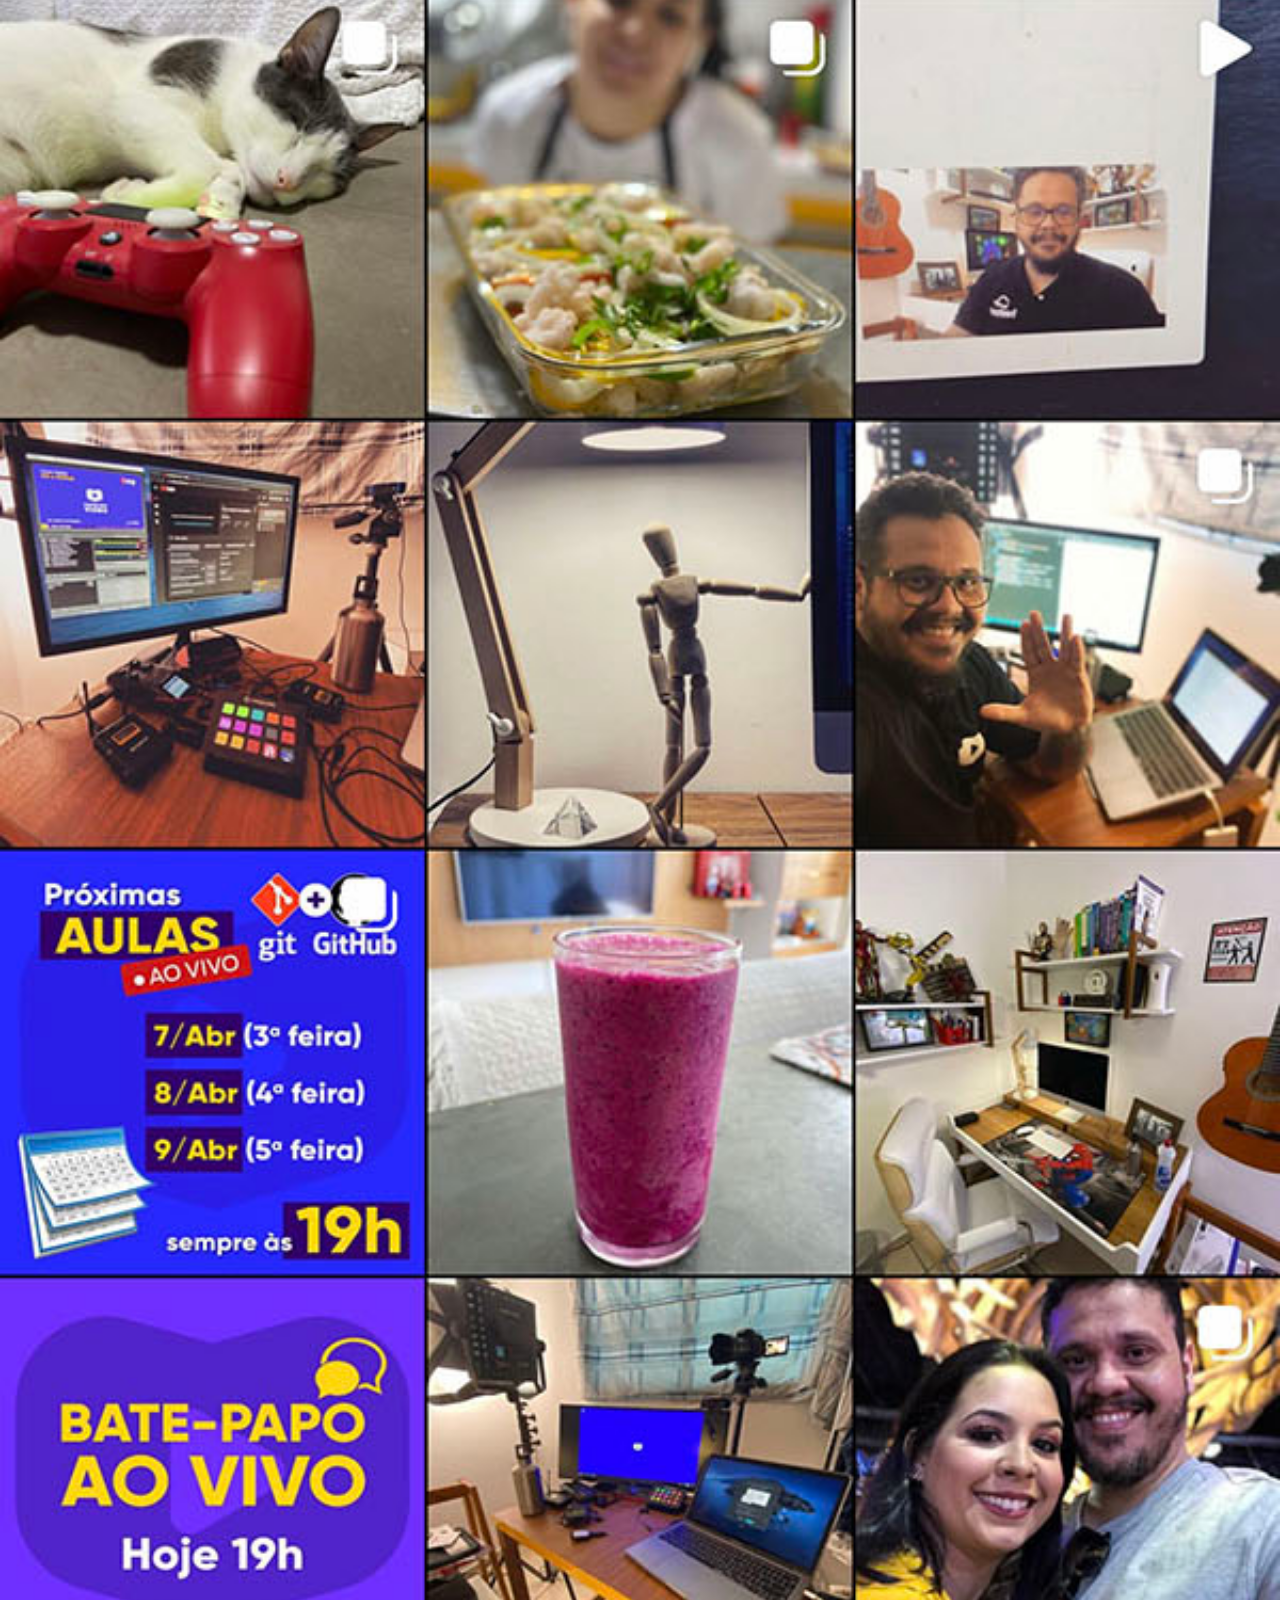
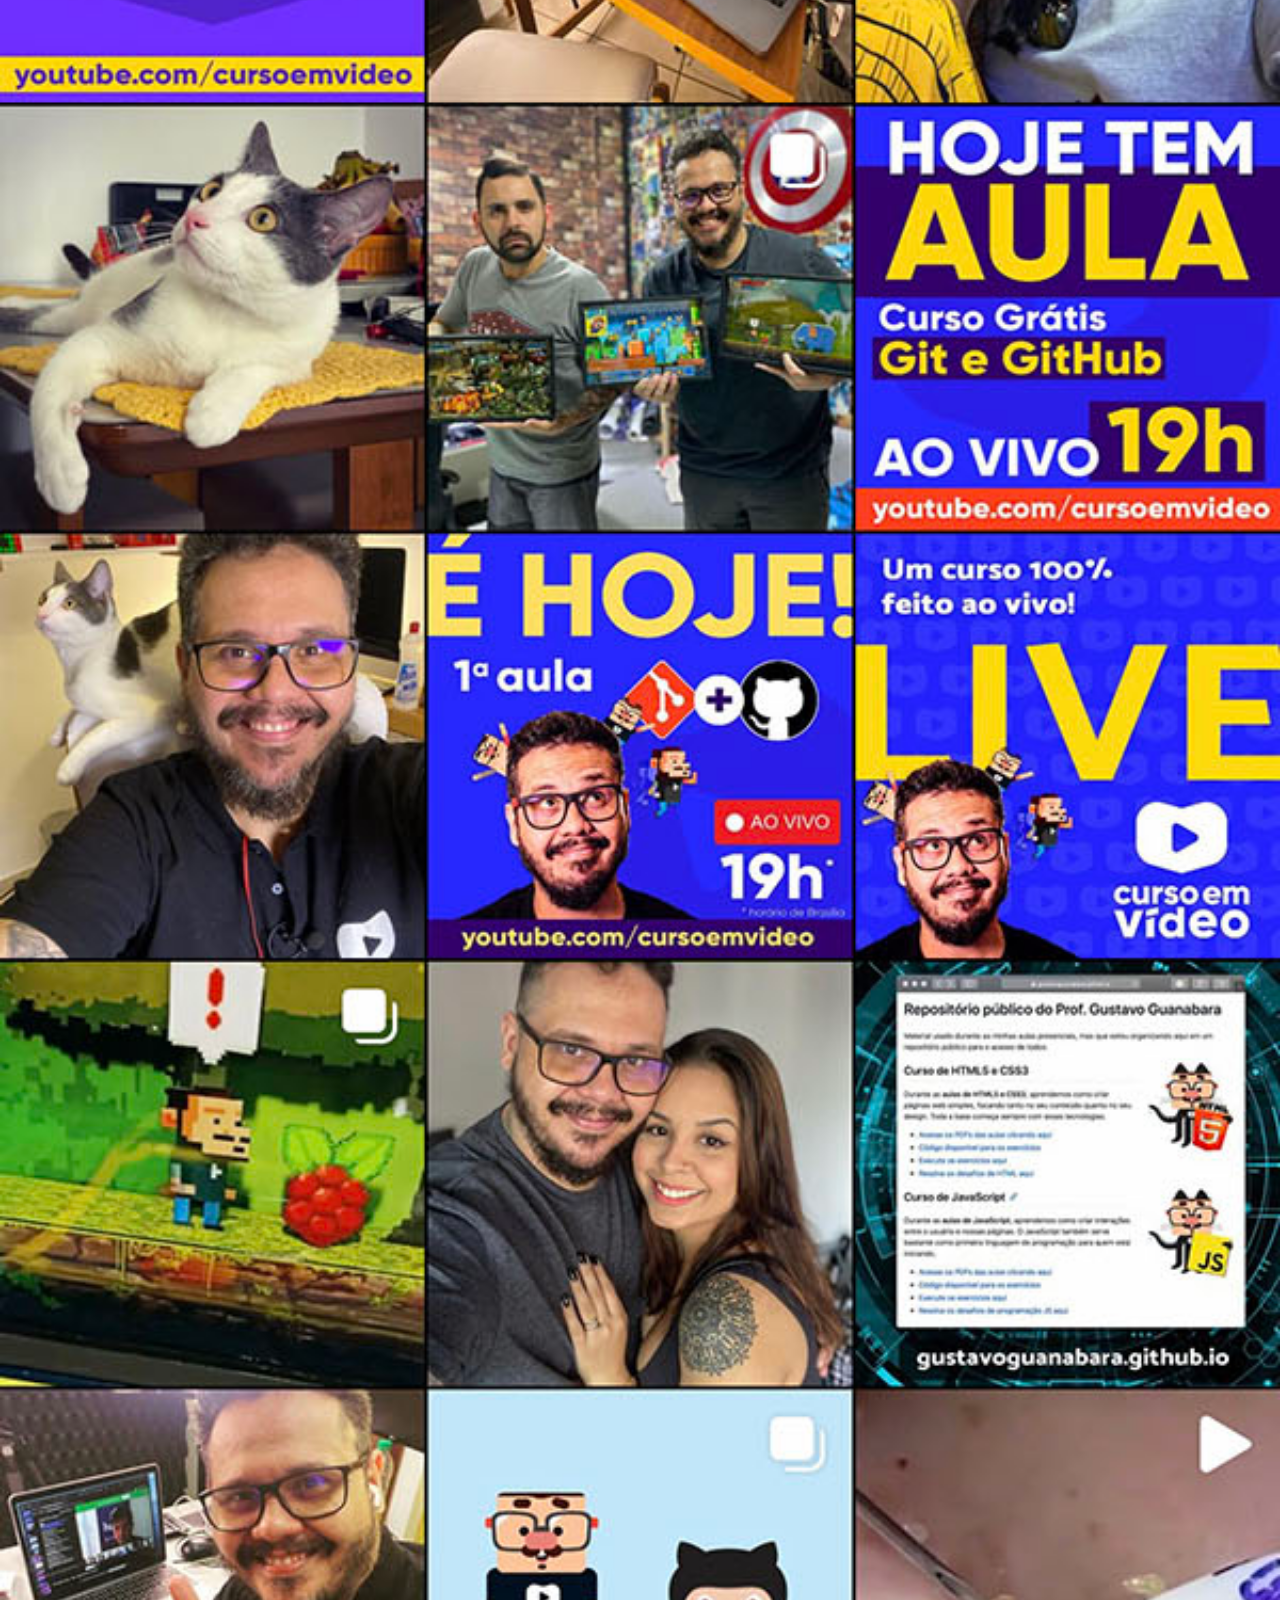
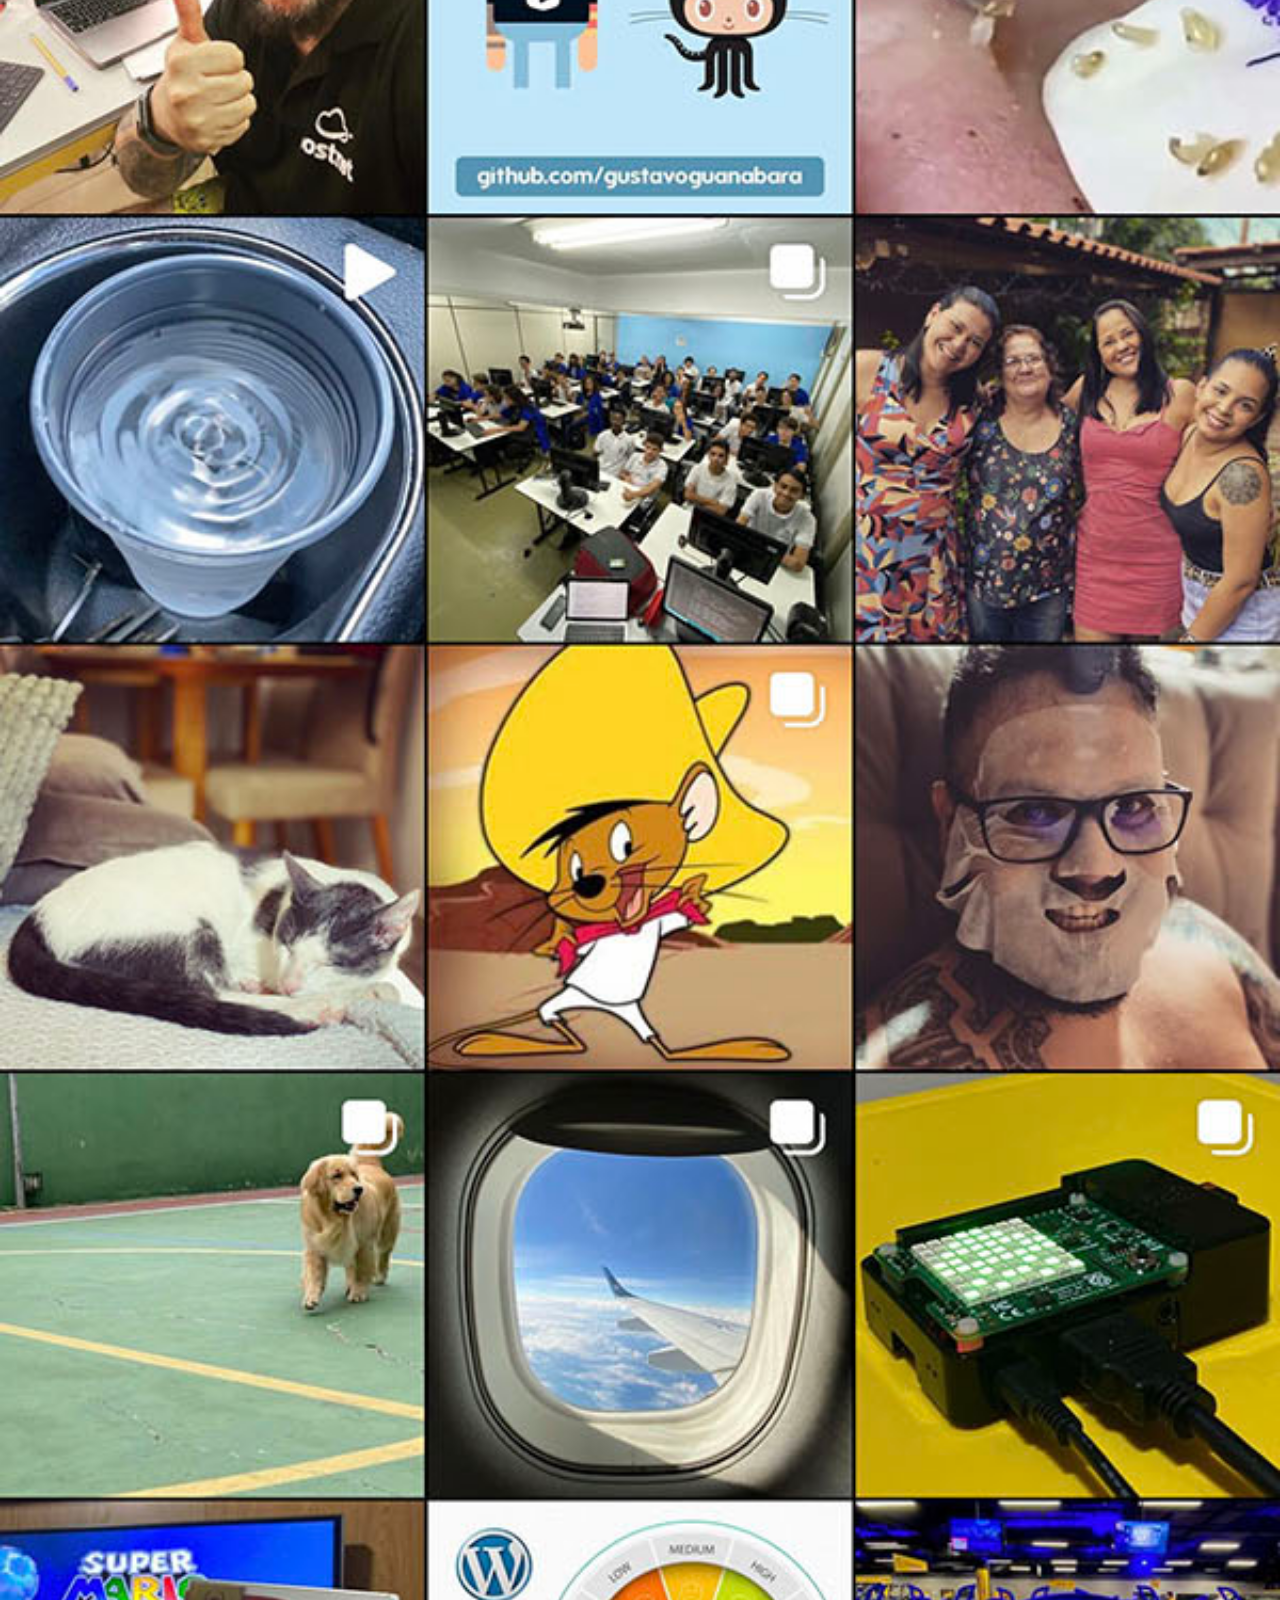
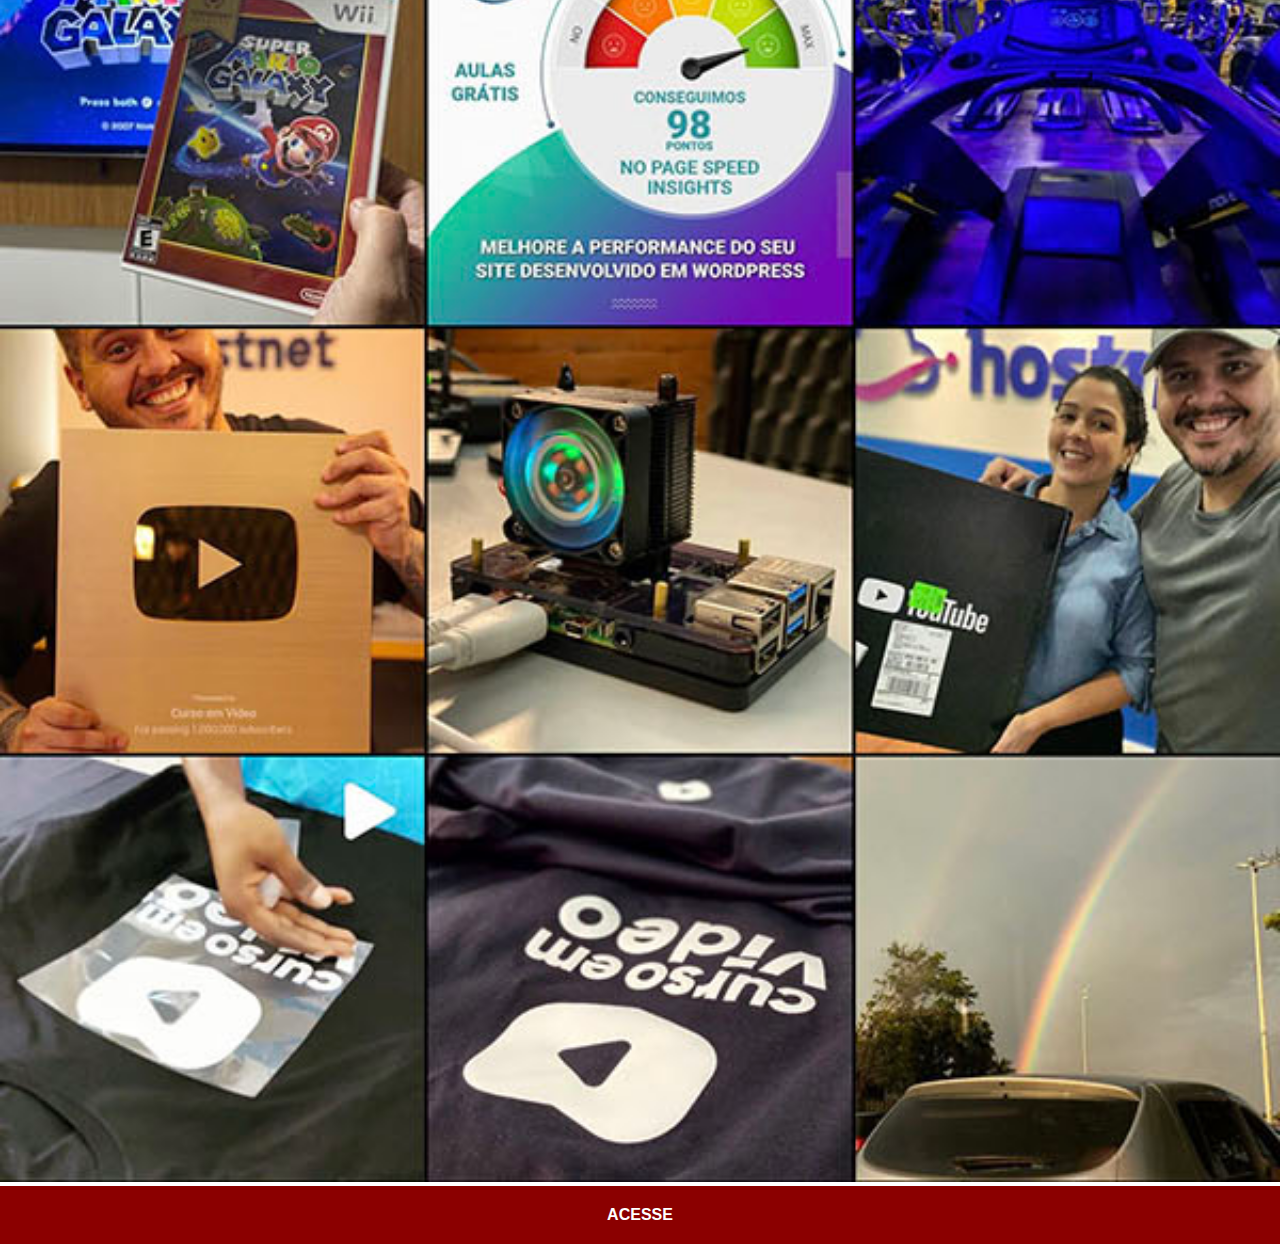
<file: instagram.html>
<!DOCTYPE html>
<html lang="pt-br">
<head>
    <meta charset="UTF-8">
    <meta name="viewport" content="width=device-width, initial-scale=1.0">
    <title>Instagram</title>
    <link rel="stylesheet" href="estilos/social.css">
</head>
<body>
    <img src="imagens/tela-instagram.jpg" alt="tela instagram">
    <a href="https://www.instagram.com/gustavoguanabara" target="_blank">ACESSE</a>
</body>
</html>
</file>
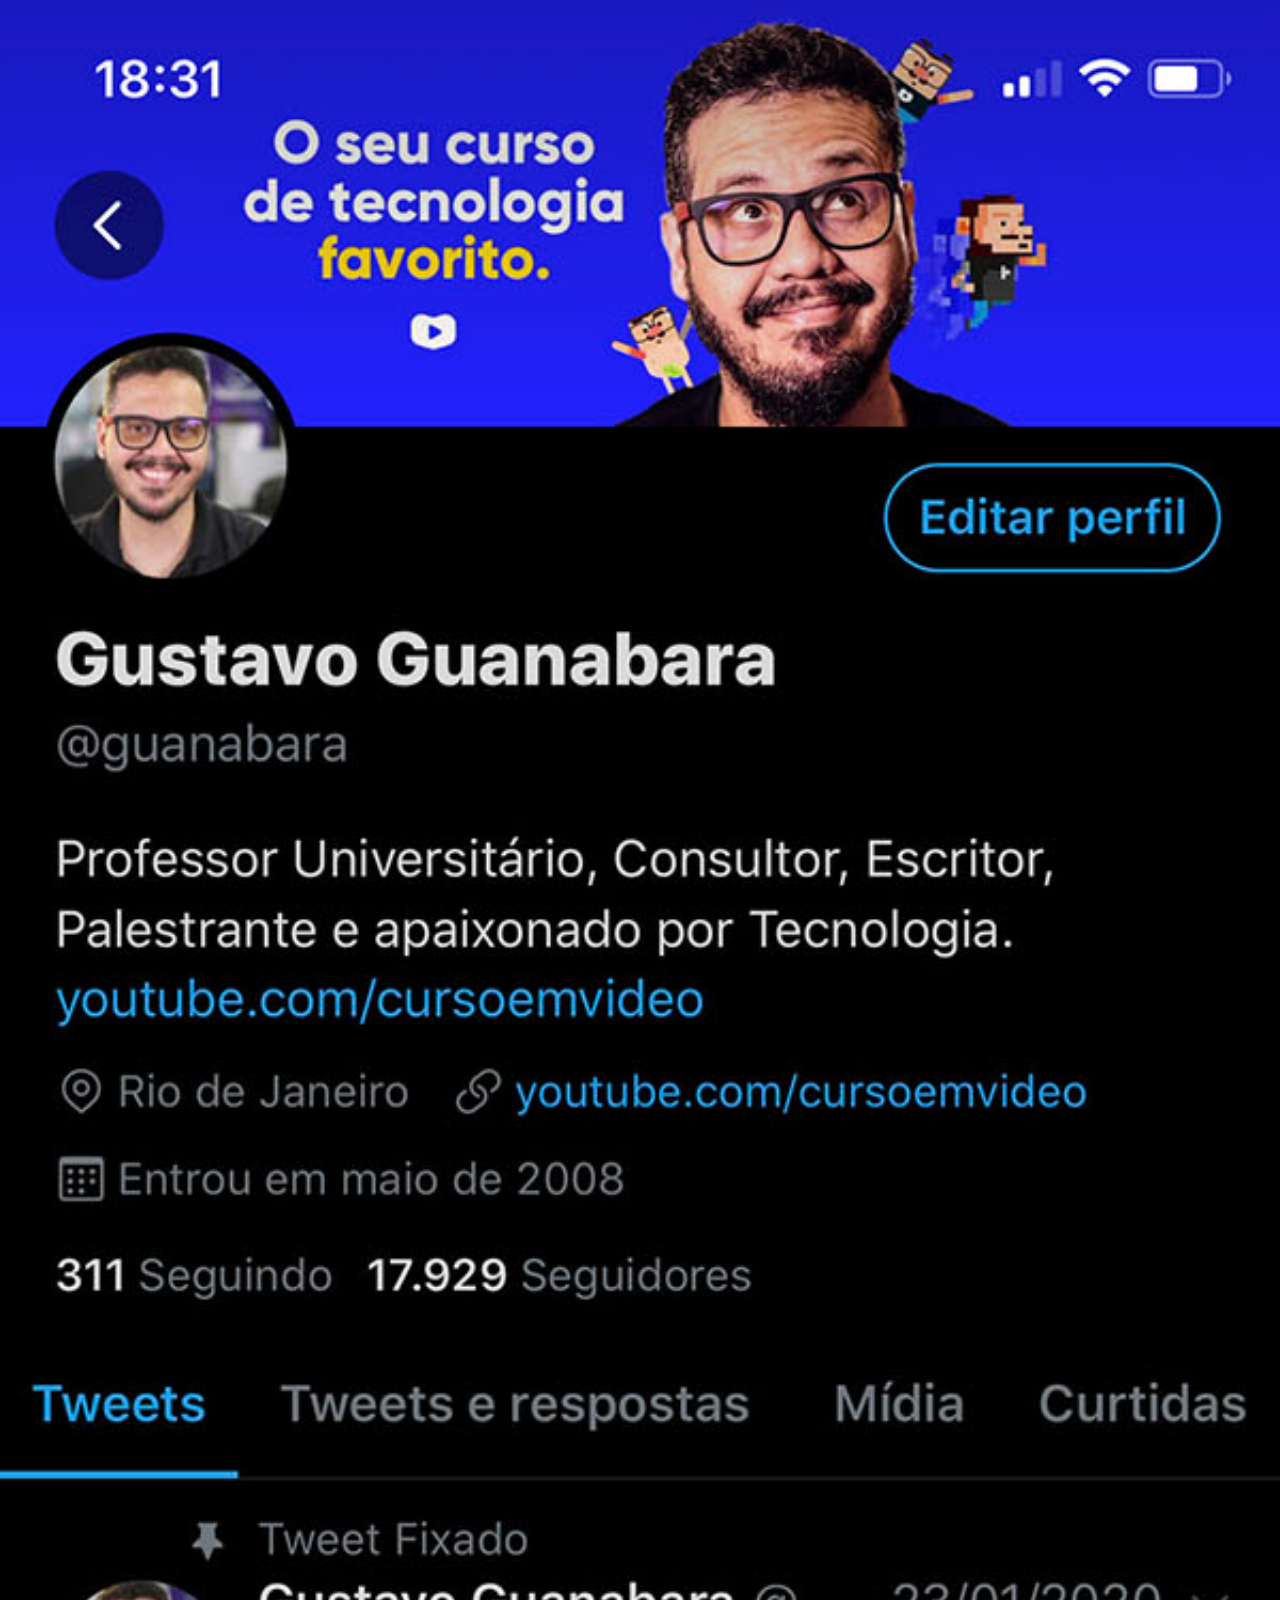
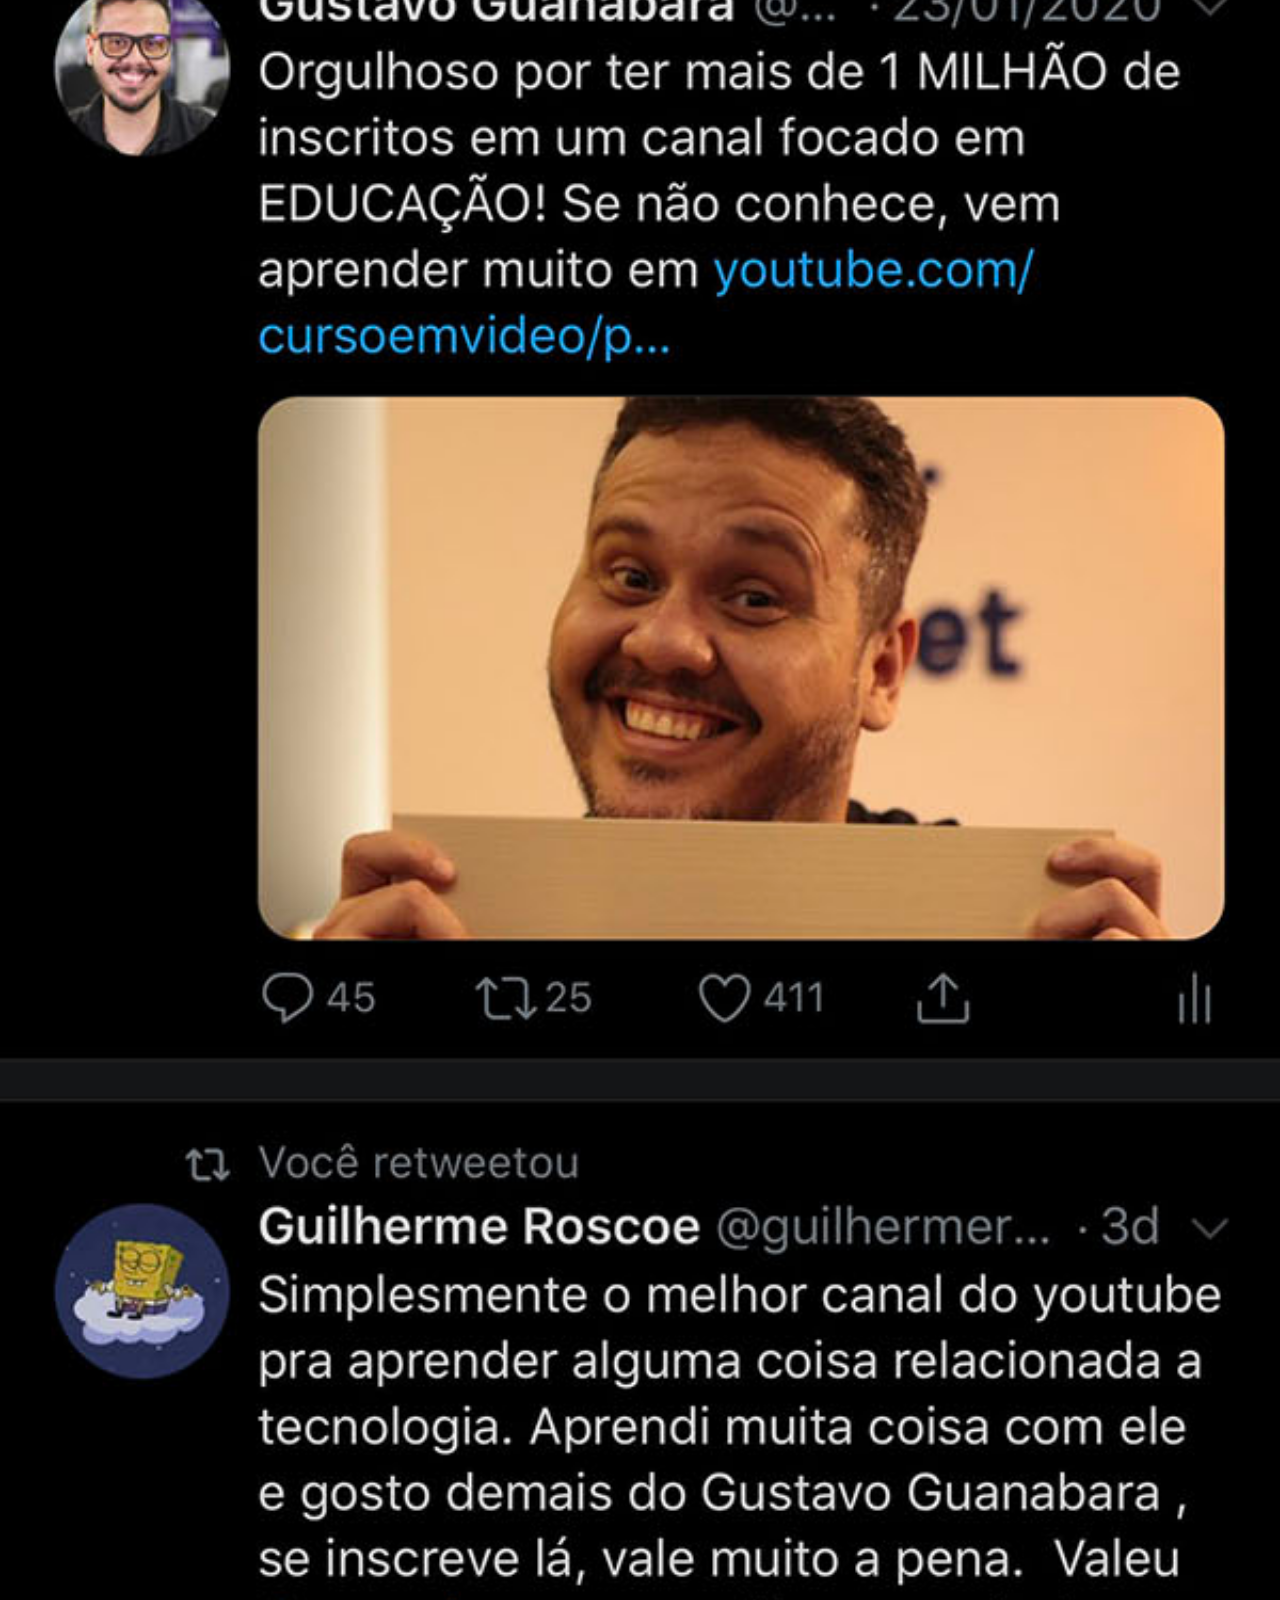
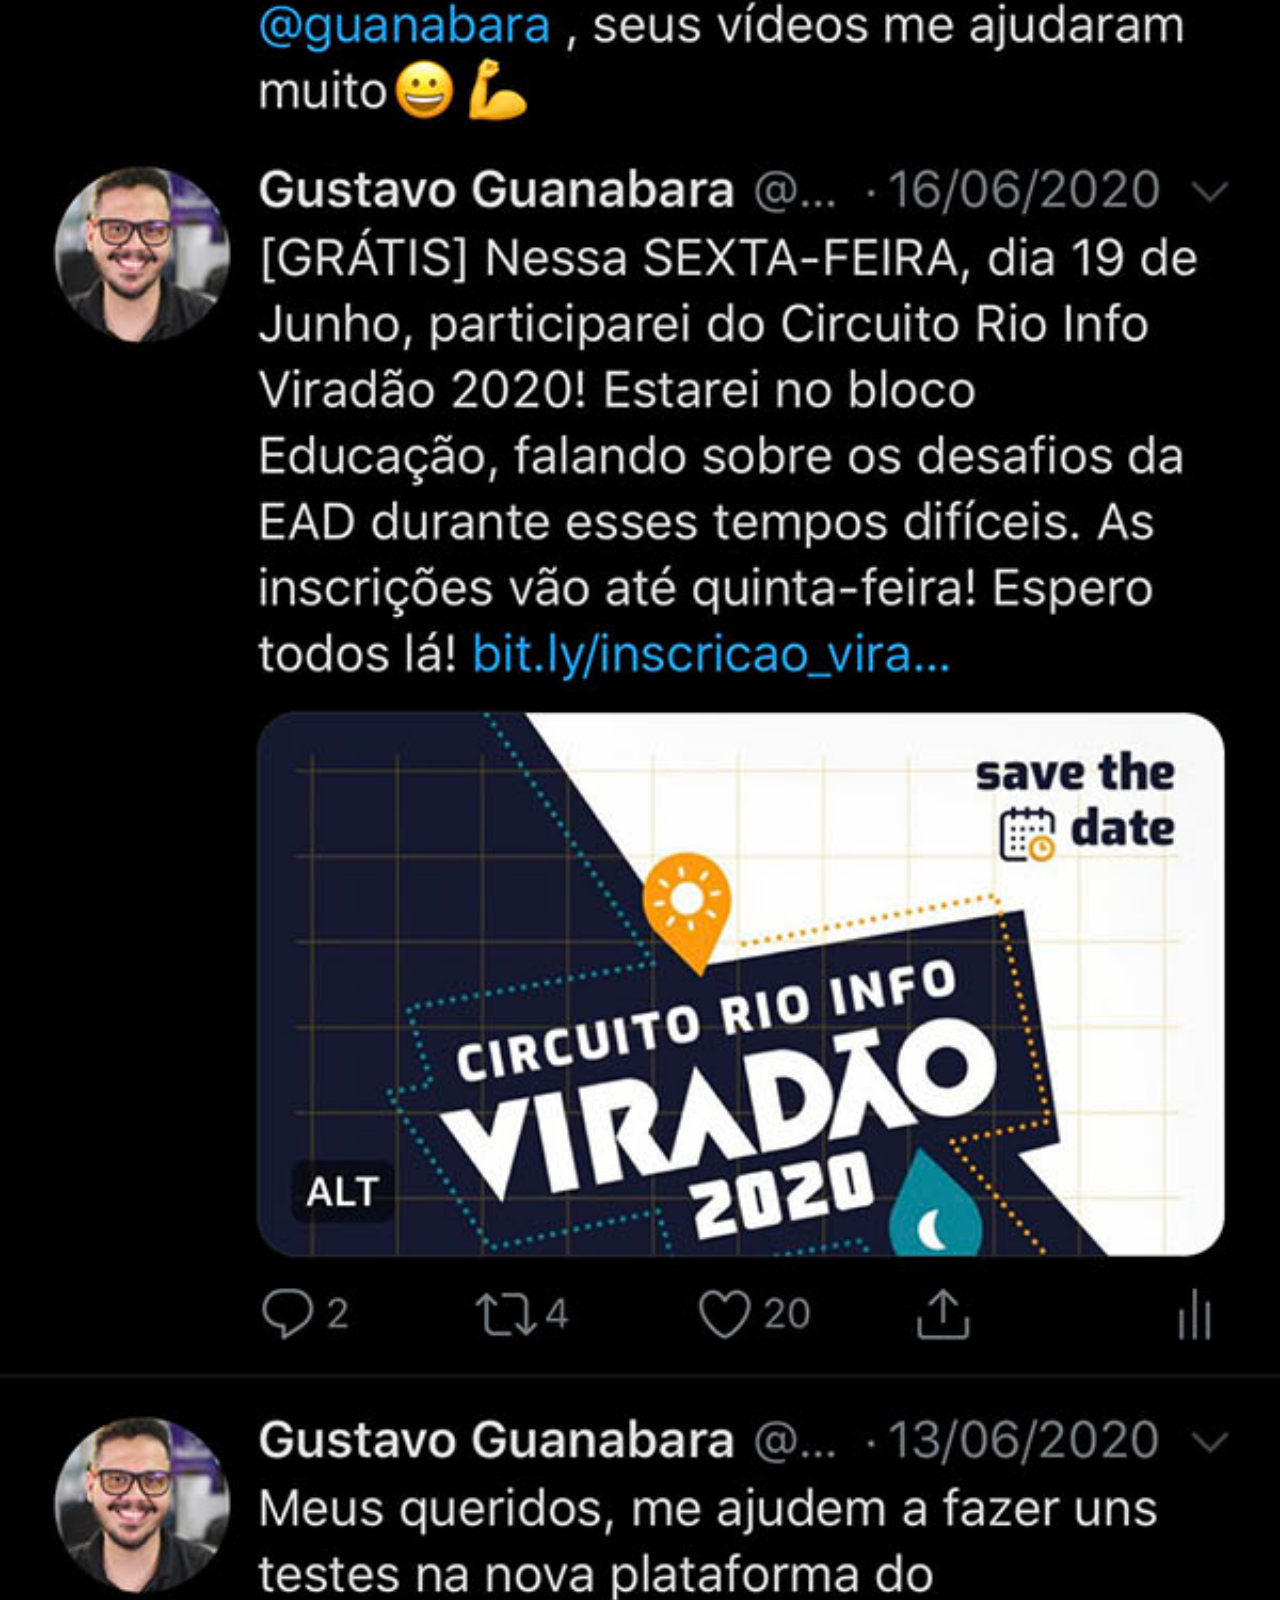
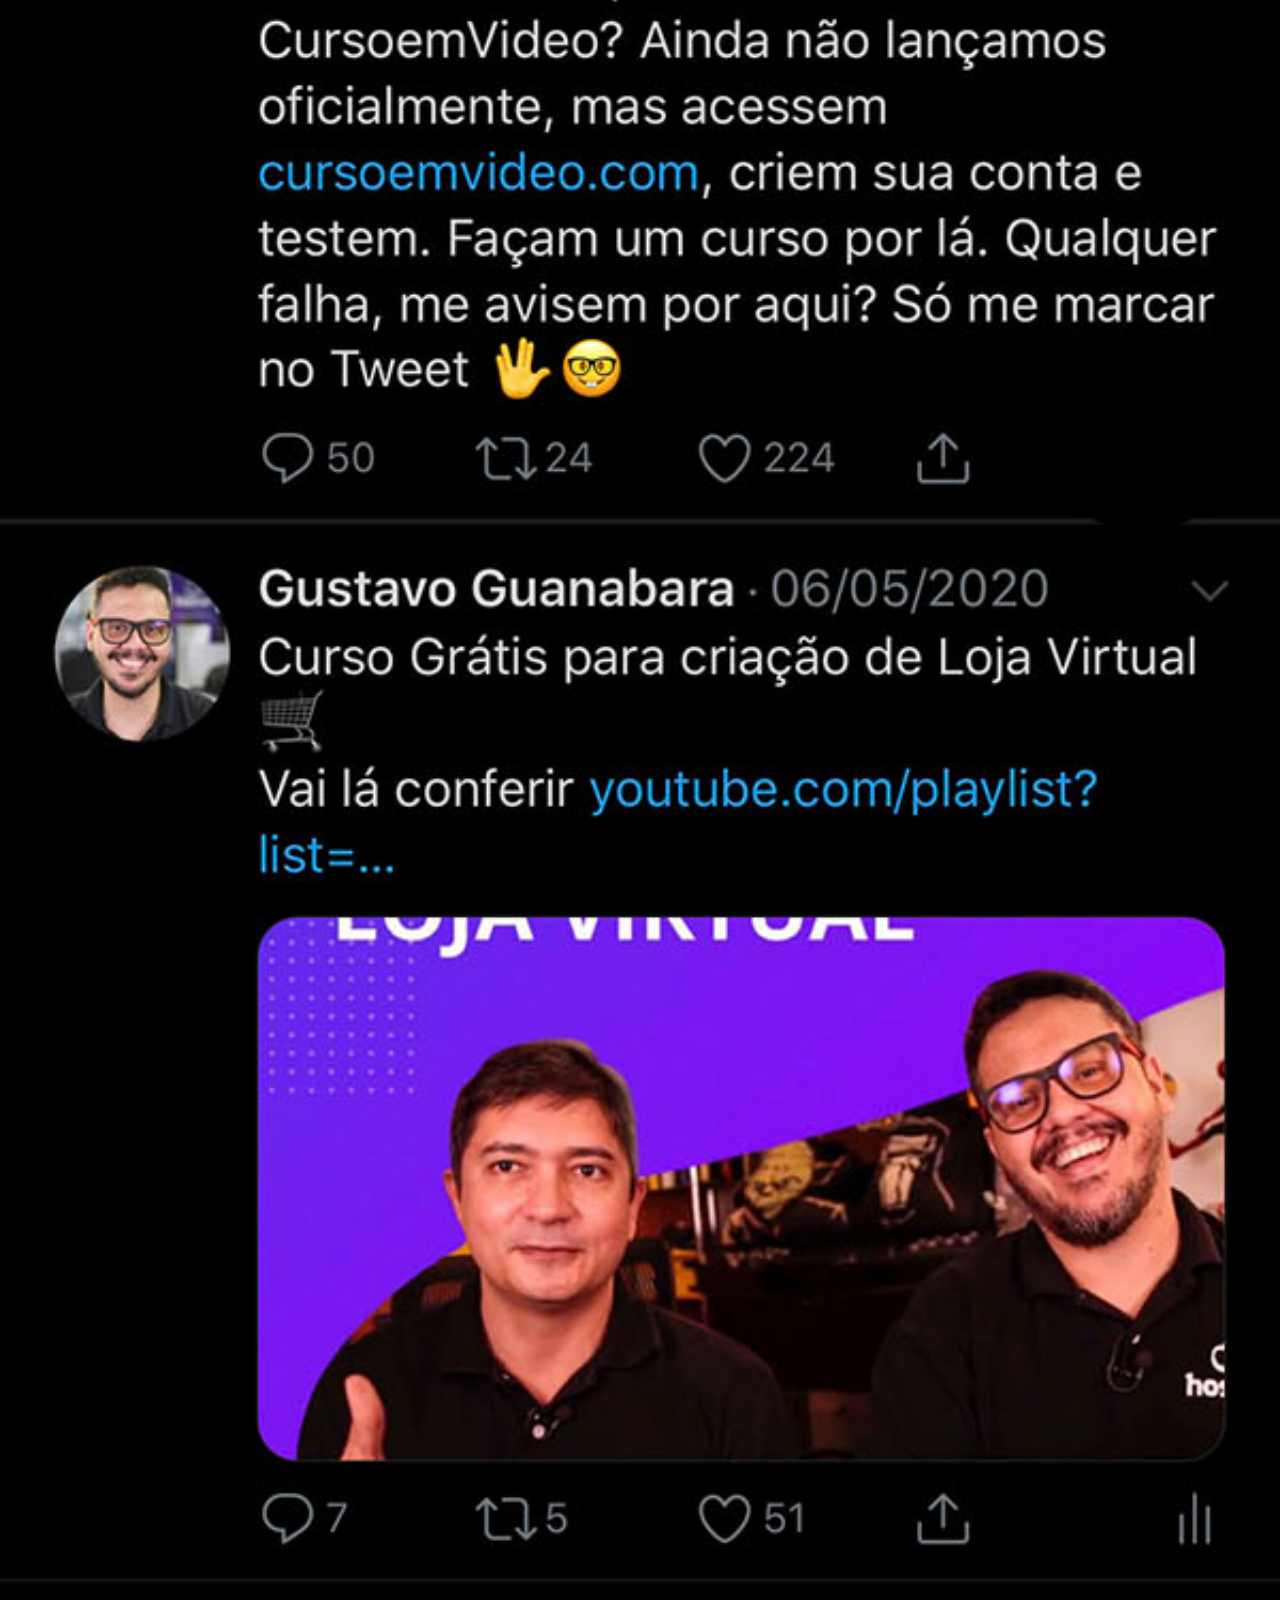
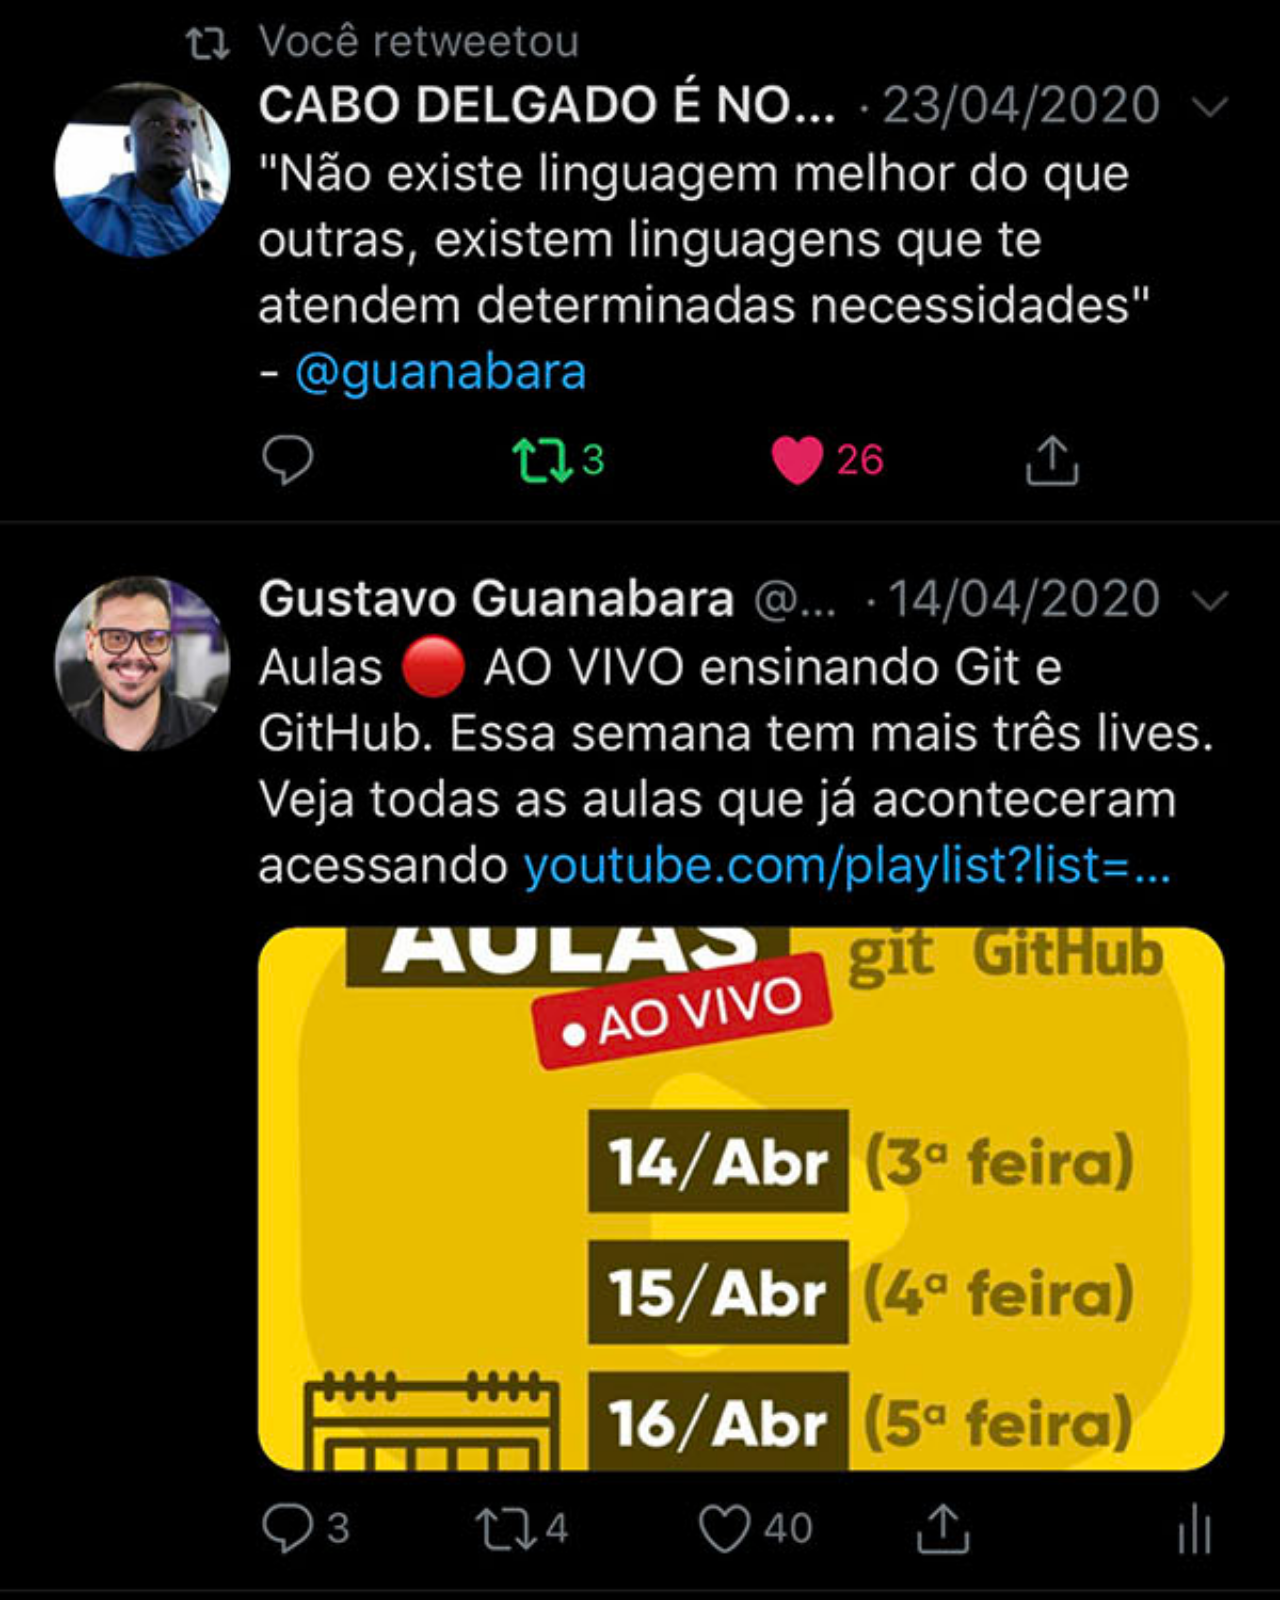
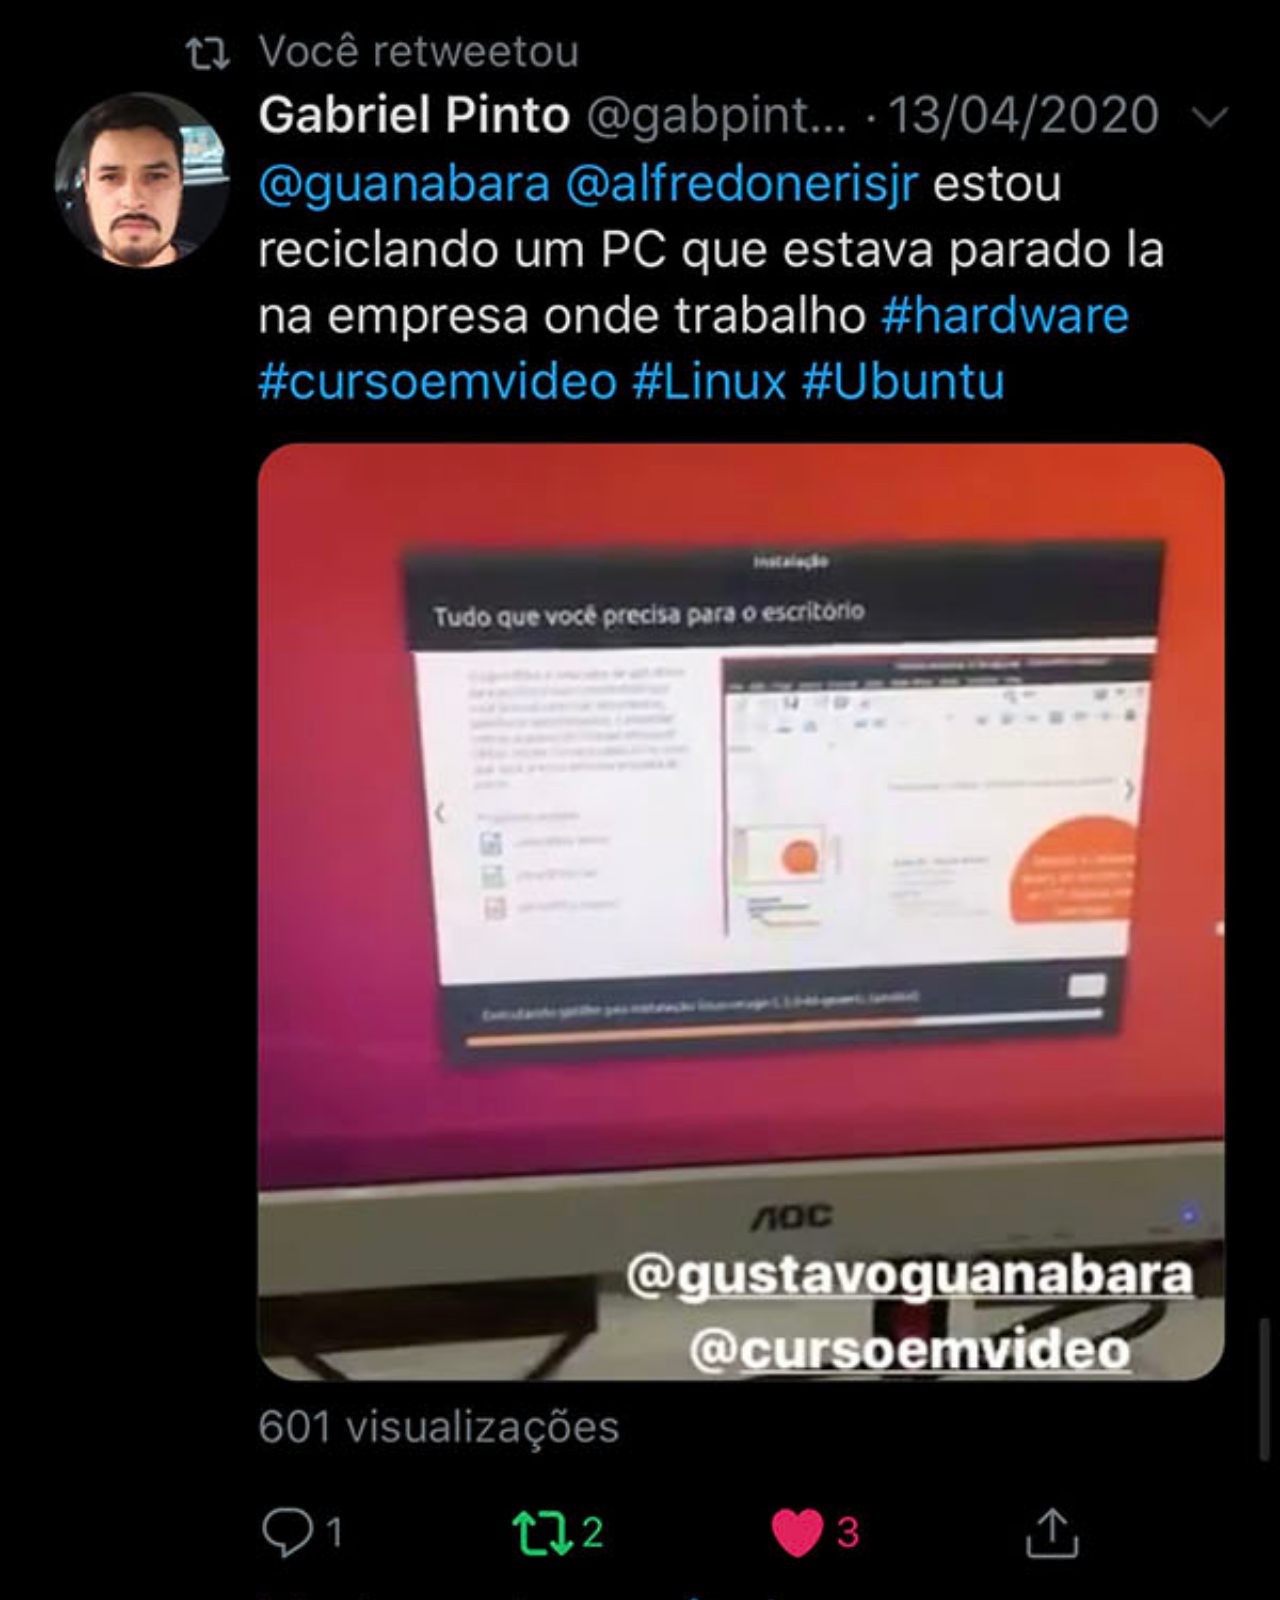
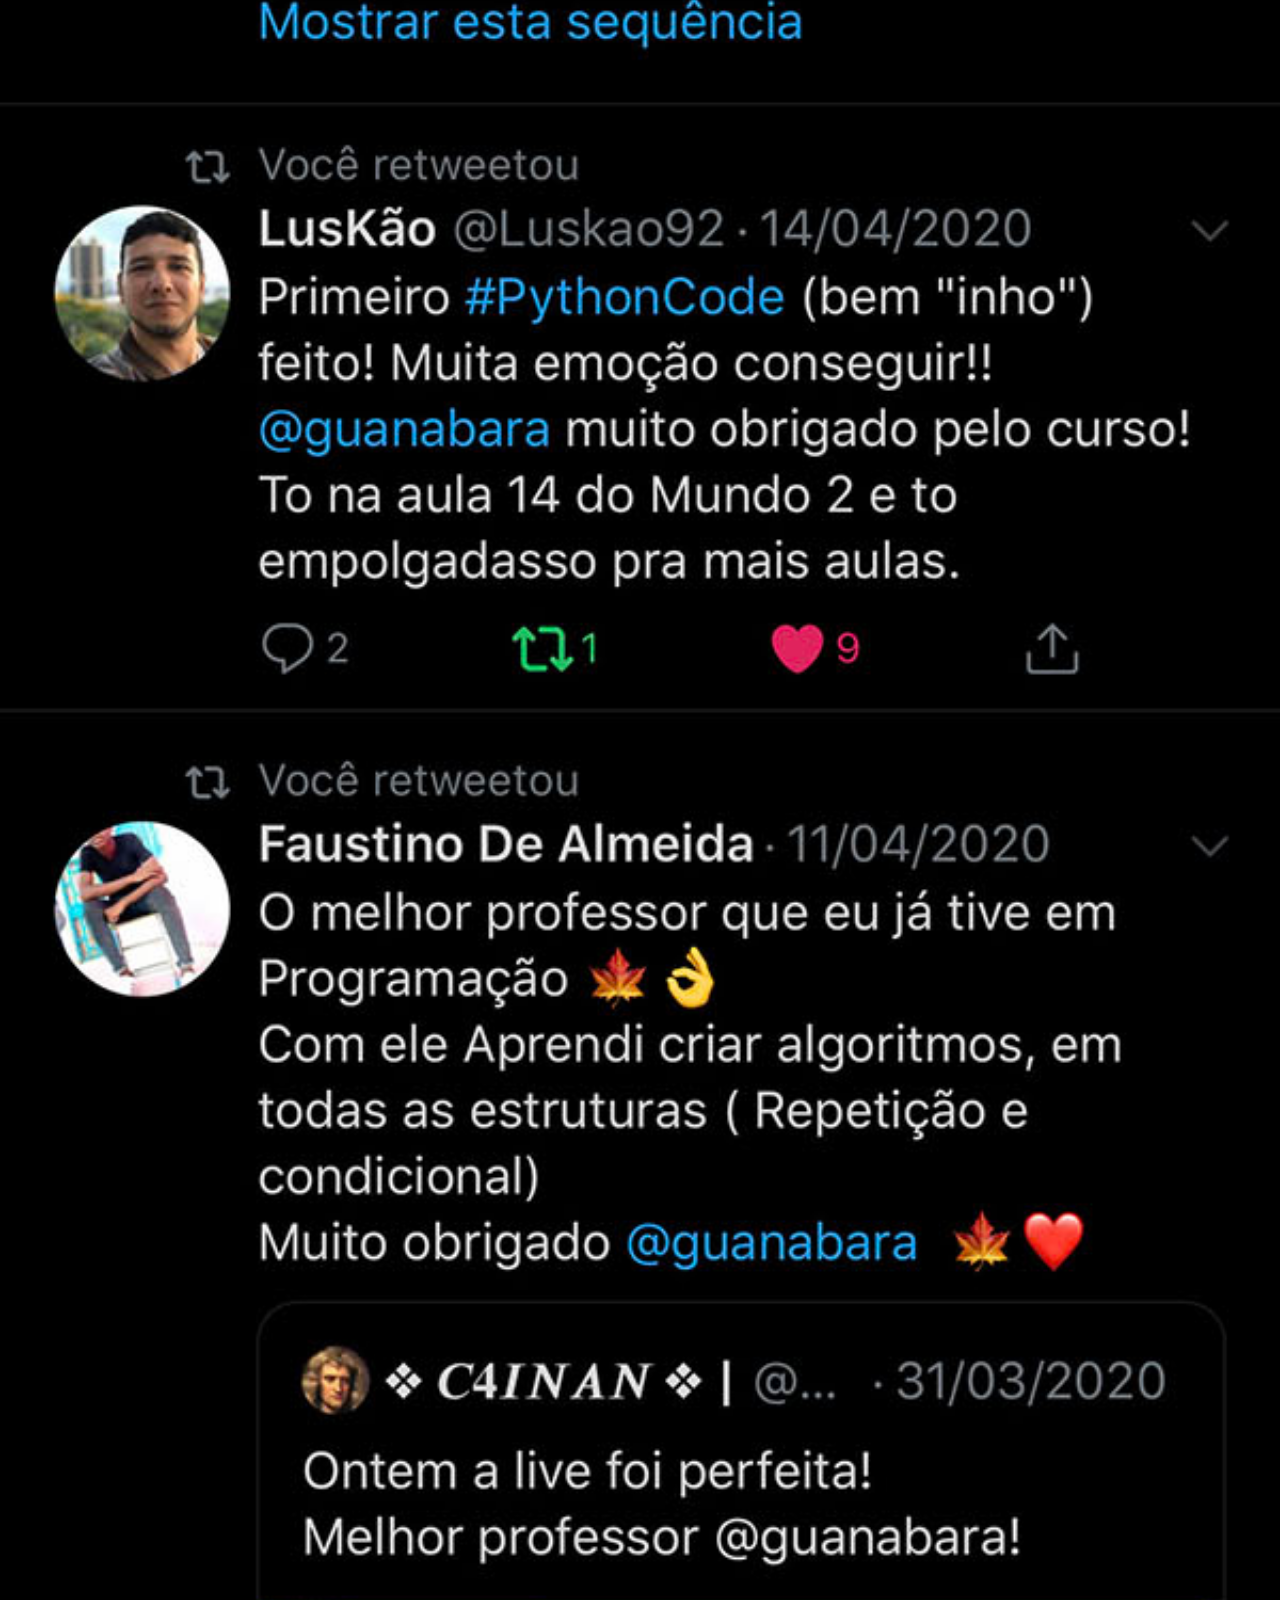
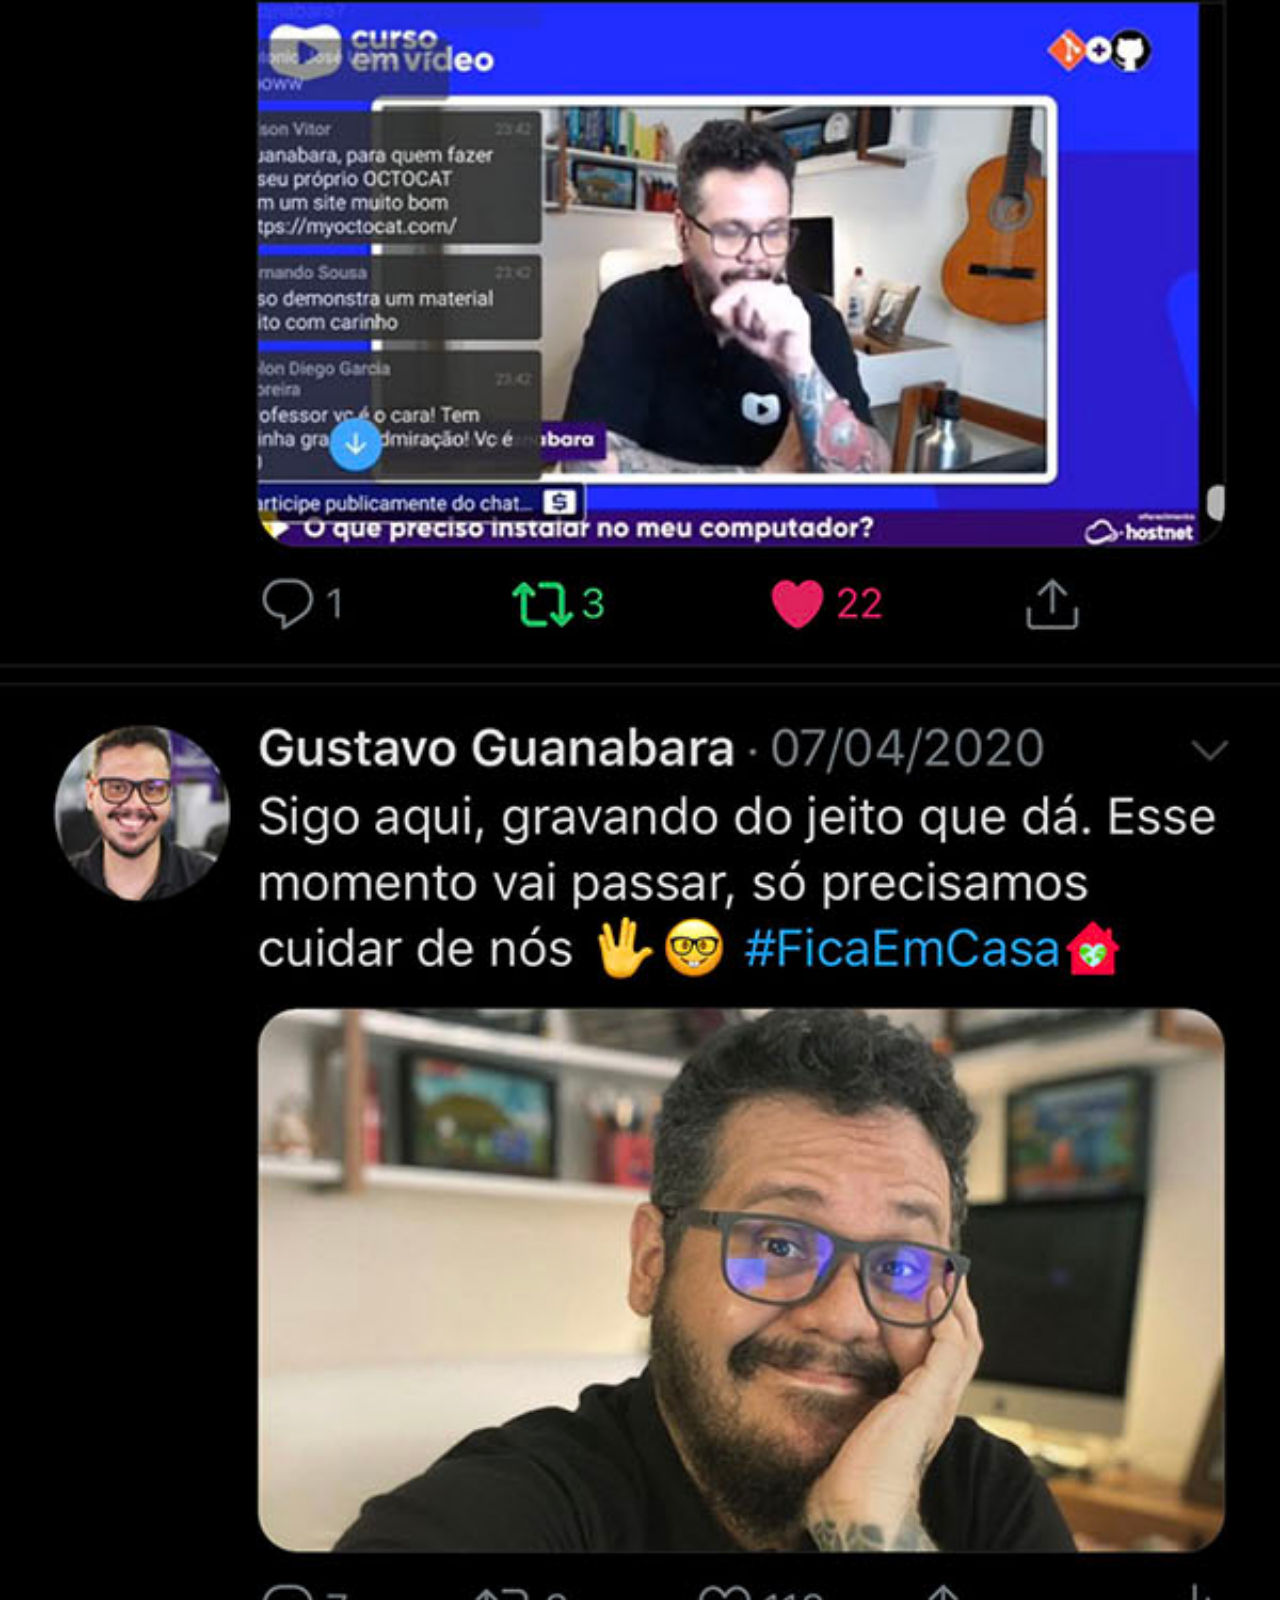
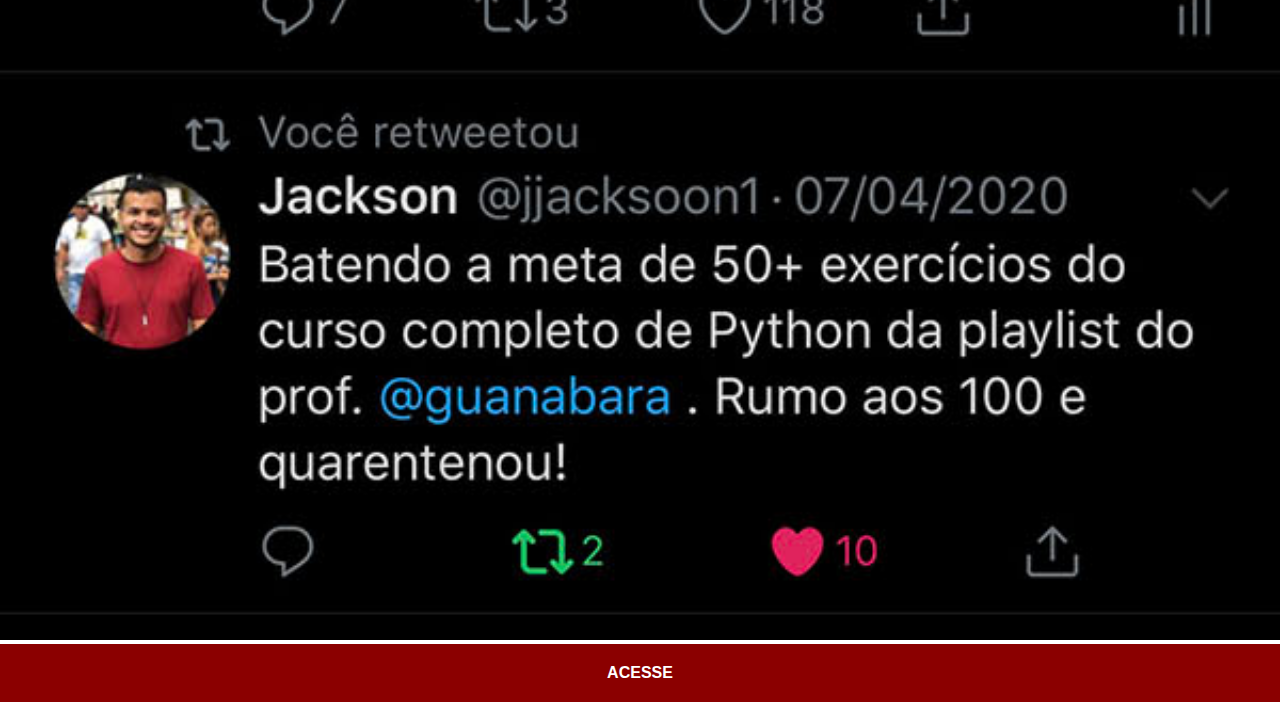
<file: twitter.html>
<!DOCTYPE html>
<html lang="pt-br">
<head>
    <meta charset="UTF-8">
    <meta name="viewport" content="width=device-width, initial-scale=1.0">
    <title>Twitter</title>
    <link rel="stylesheet" href="estilos/social.css">
</head>
<body>
    <img src="imagens/tela-twitter.jpg" alt="tela twitter">
    <a href="https://www.twitter.com/guanabara" target="_blank">ACESSE</a>
</body>
</html>
</file>
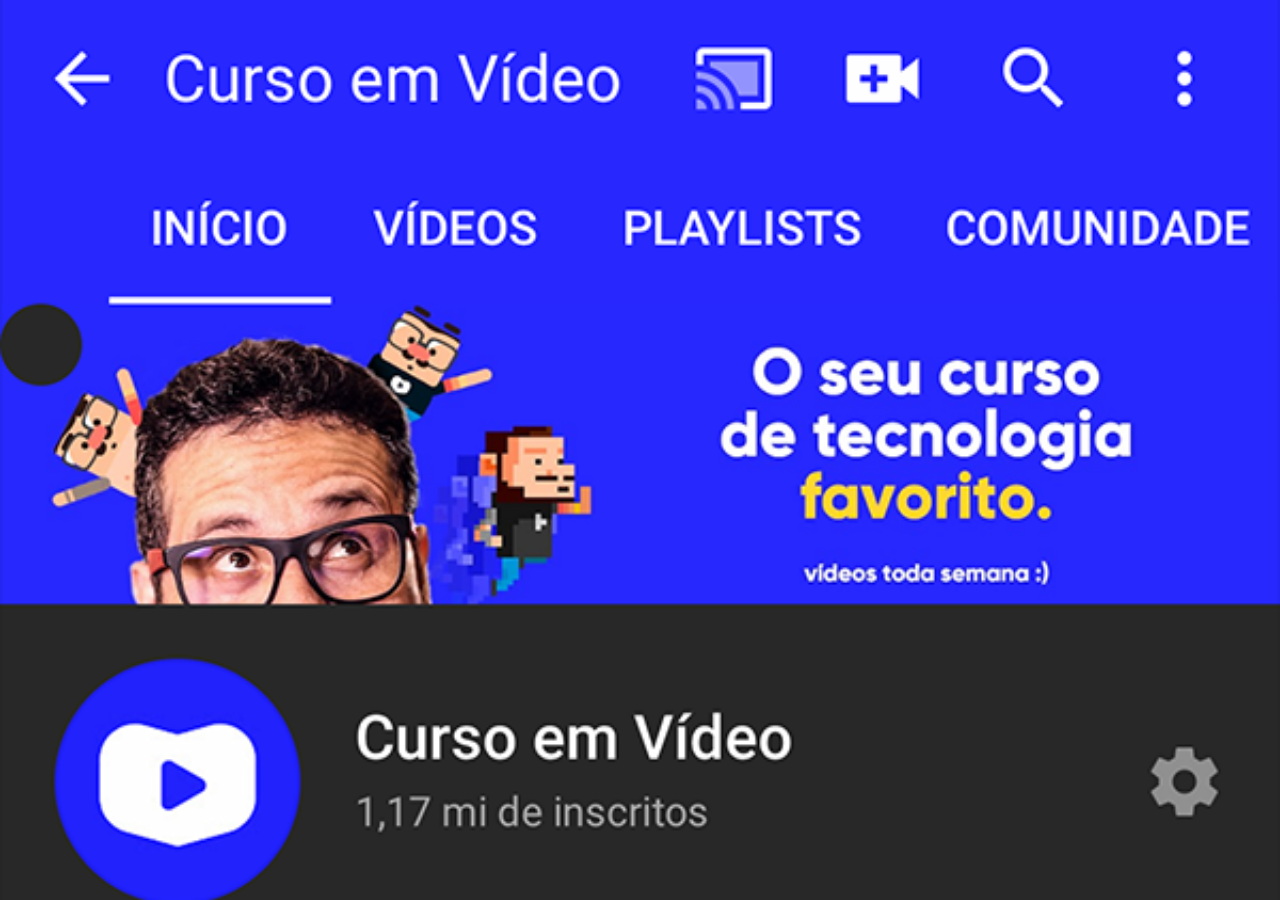
<file: youtube.html>
<!DOCTYPE html>
<html lang="pt-br">
<head>
    <meta charset="UTF-8">
    <meta name="viewport" content="width=device-width, initial-scale=1.0">
    <title>YouTube</title>
    <style>
        *{
            margin: 0px;
            padding: 0px;
        }

        body {
            height: 100vh;
            width: 100vw;
            background: black url('./imagens/tela-youtube.png') scroll top center;
            background-size: cover;
            
        }
    </style>
</head>
<body>
    
</body>
</html>
</file>
<file: estilos/style.css>
@charset "UTF-8";

* {
    margin: 0px;
    padding: 0px;
    font-family: Arial, Helvetica, sans-serif;
}


html, body {
    height: 100vh;
    width: 100vw;
    background-color: black;
}

main {
    height: 100vh;
    position: relative;
}
body {
    background: url('/imagens/fundo-madeira.jpg') no-repeat top center;
    background-size: cover;
    background-attachment: fixed;
}

section#telefone {
    position: absolute;
    top: 50%;
    left: 50%;
    transform: translate(-50%, -50%);
    height: 627px;
    width: 311px;
    background: url('../imagens/frame-iphone.png');
    background-repeat: no-repeat;
}

iframe#tela {
    position: relative;
    top: 81px;
    left: 23px;
    width: 266px;
    height: 470px;
}

section#redes-sociais img {
    width: 50px;
    margin: 10px;
    border-radius: 50%;
    box-shadow: 2px 2px 5px rgba(0, 0, 0, 0.549);
    box-sizing: border-box;
}

#redes-sociais {
    text-align: right;
}

#redes-sociais img:hover {
    transform: translate(-3px, -3px);
    box-shadow: 5px 5px 10px rgba(0, 0, 0, 0.549);
    transition: transform 0.2s;
}
</file>
<file: estilos/social.css>
@charset "UTF-8";

* {
    margin: 0px;
    padding: 0px;
}
img {
width: 100vw;
}

::-webkit-scrollbar {
width: 0px;
height: 0px;
}

a {
background-color: darkred;
display: block;
color: white;
padding: 20px;
text-align: center;
font-weight: bolder;
text-decoration: none;
font-family: Arial, Helvetica, sans-serif;
}

a:hover {
background-color: red;
transition-duration: .4s;
}
</file>
